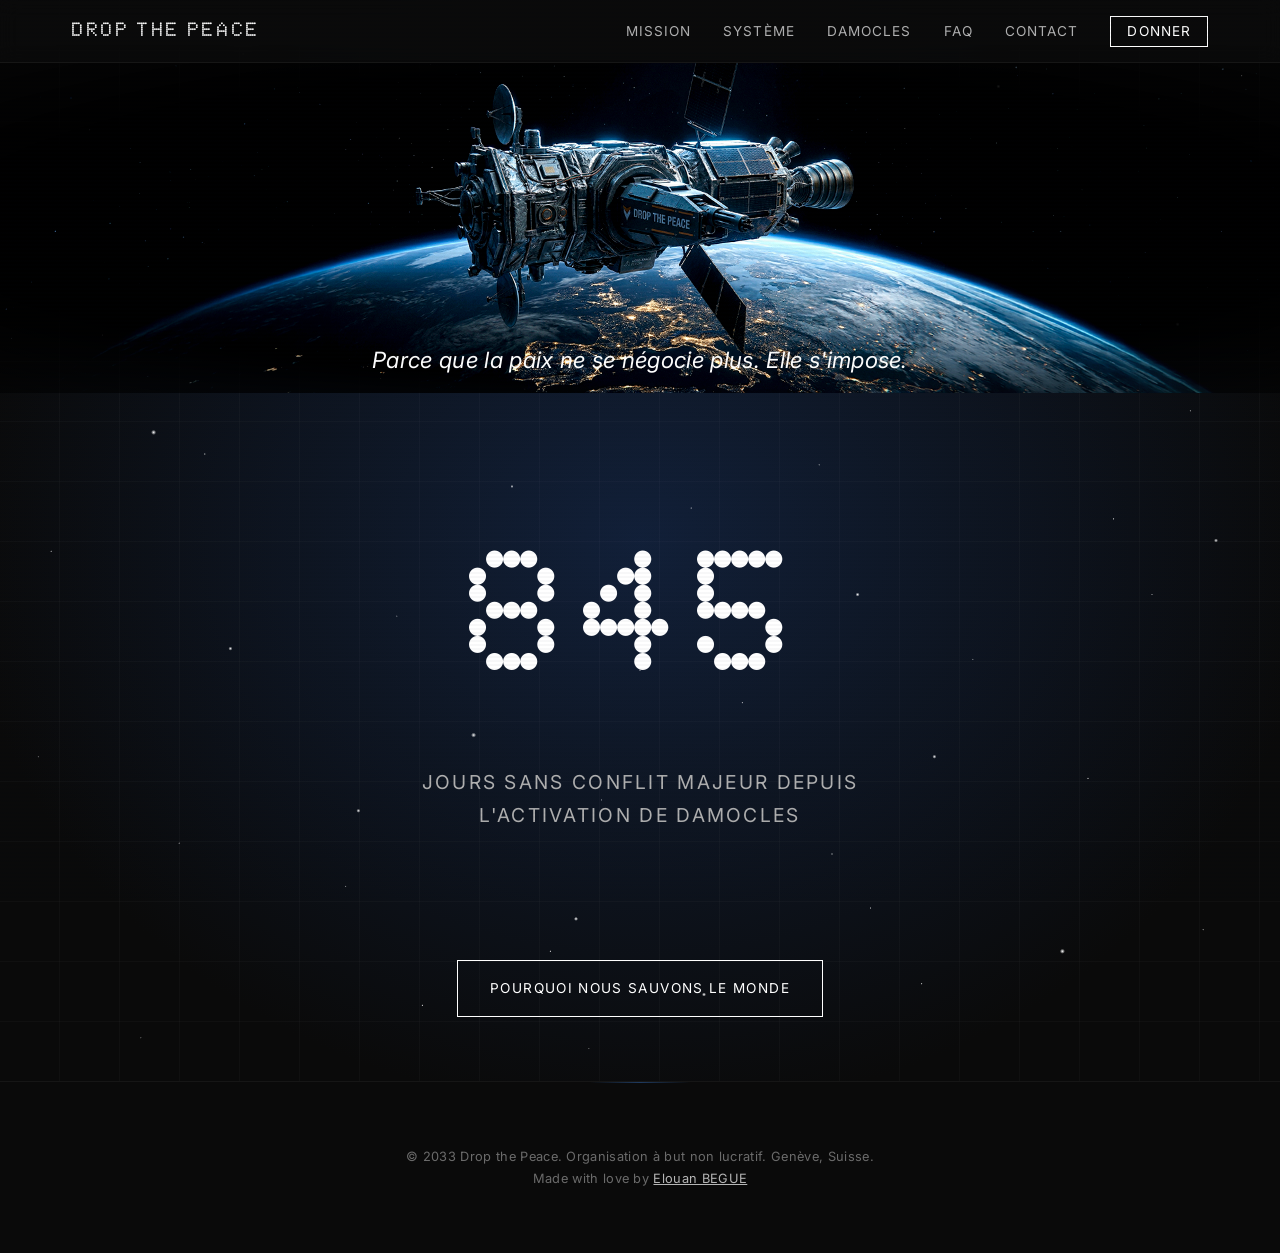
<file: index.html>
<!DOCTYPE html>
<html lang="fr">
<head>
  <meta charset="UTF-8">
  <meta name="viewport" content="width=device-width, initial-scale=1.0">
  <title>Drop the Peace</title>
  <link rel="stylesheet" href="css/style.css">
  <link rel="preconnect" href="https://fonts.googleapis.com">
  <link href="https://fonts.googleapis.com/css2?family=Inter:wght@300;400;500&display=swap" rel="stylesheet">

</head>
<body>
  <nav>
    <div class="container">
      <a href="index.html" class="nav-logo">Drop the Peace</a>
      <button class="nav-toggle" aria-label="Menu">&#9776;</button>
      <ul class="nav-links">
        <li><a href="mission.html">Mission</a></li>
        <li><a href="systeme.html">Système</a></li>
        <li><a href="damocles.html">DAMOCLES</a></li>
        <li><a href="faq.html">FAQ</a></li>
        <li><a href="contact.html">Contact</a></li>
        <li><a href="don.html" class="nav-donate">Donner</a></li>
      </ul>
    </div>
  </nav>

  <main>
    <section class="hero">
      <div class="hero-stars" aria-hidden="true"></div>
      <div class="hero-image" aria-hidden="true">
        <img src="assets/images/satellite-hero.png" alt="Satellite Drop the Peace en orbite" class="satellite-photo"/>
        <p class="baseline">Parce que la paix ne se négocie plus. Elle s'impose.</p>
      </div>
      <div class="hero-content">
        <div class="counter">
          <span class="number" id="counter" data-target="847">0</span>
          jours sans conflit majeur depuis l'activation de DAMOCLES
        </div>
        <a href="mission.html" class="btn">Pourquoi nous sauvons le monde</a>
      </div>
    </section>
  </main>

  <footer>
    <div class="container">
      <p>&copy; 2033 Drop the Peace. Organisation à but non lucratif. Genève, Suisse.<br>Made with love by <a href="https://www.linkedin.com/in/elouanbegue/" target="_blank" style="color: rgba(255,255,255,0.7); text-decoration: underline;">Elouan BEGUE</a></p>
    </div>
  </footer>

  <script src="js/main.js"></script>
</body>
</html>
</file>
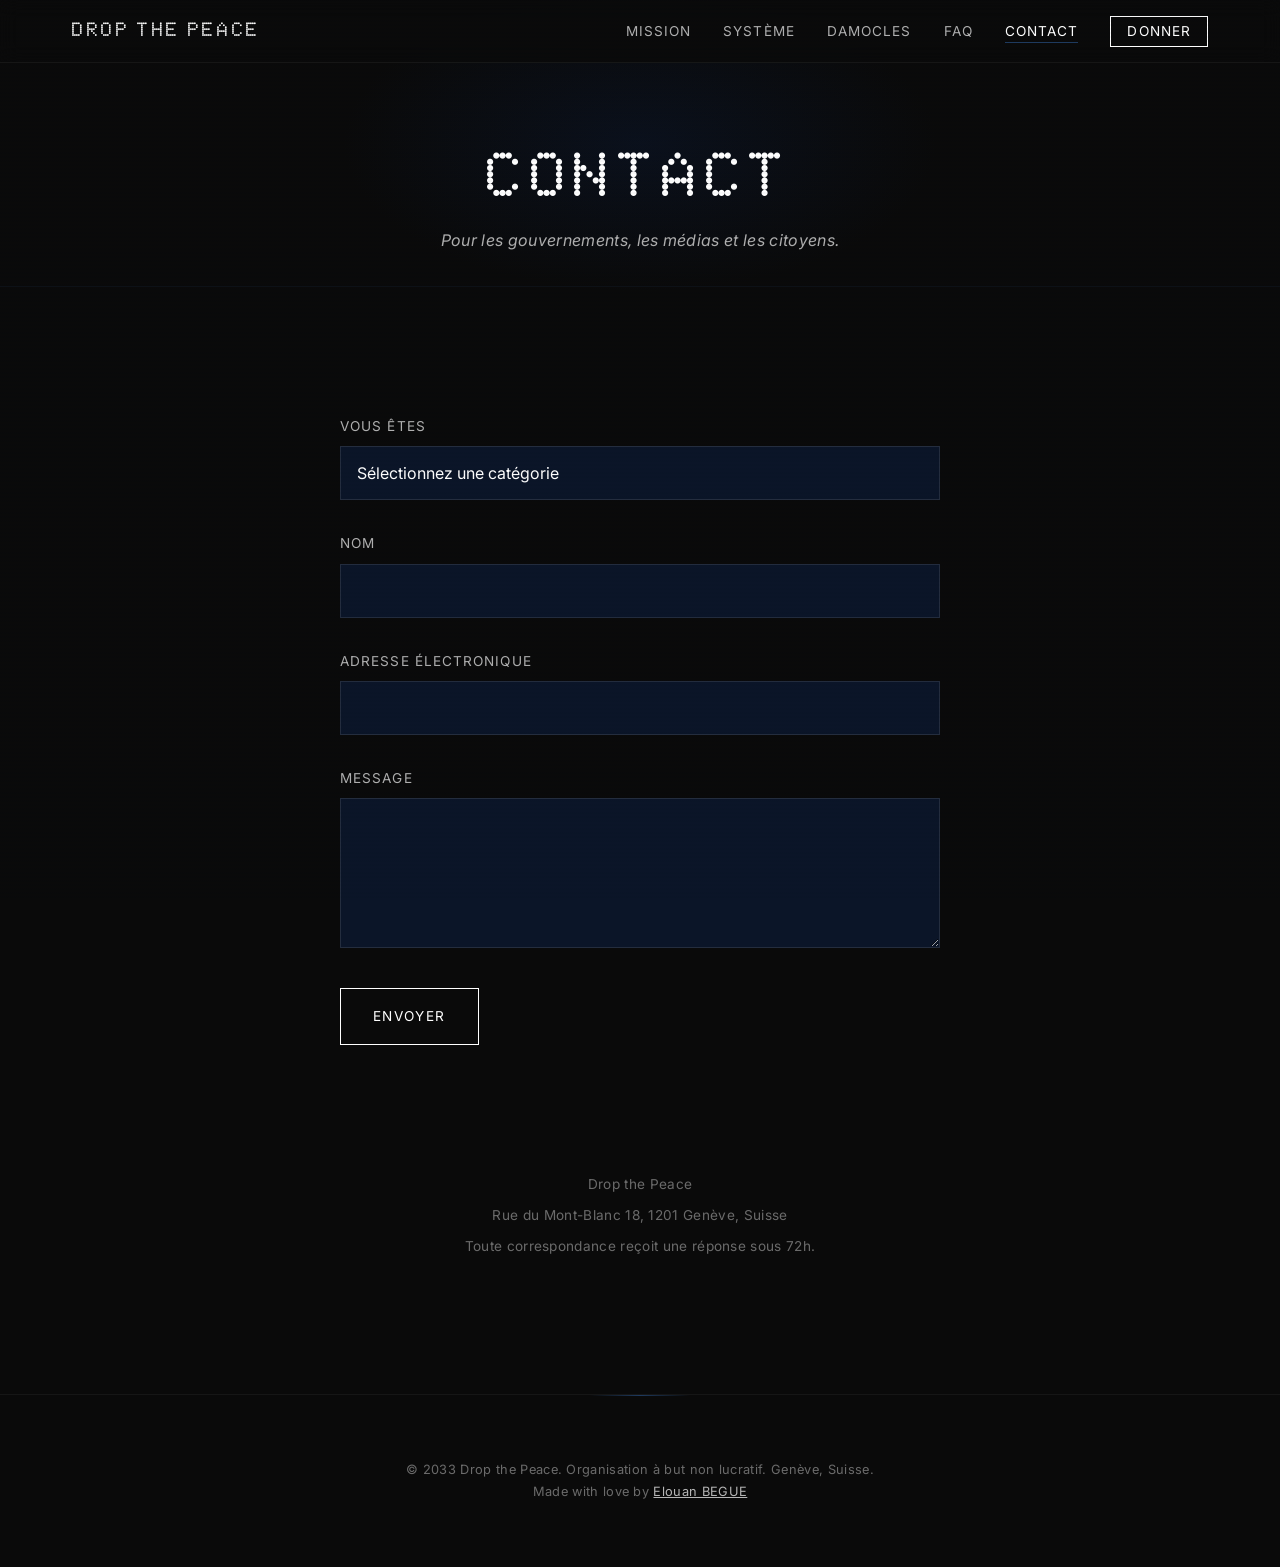
<file: contact.html>
<!DOCTYPE html>
<html lang="fr">
<head>
  <meta charset="UTF-8">
  <meta name="viewport" content="width=device-width, initial-scale=1.0">
  <title>Contact -- Drop the Peace</title>
  <link rel="stylesheet" href="css/style.css">
  <link rel="preconnect" href="https://fonts.googleapis.com">
  <link href="https://fonts.googleapis.com/css2?family=Inter:wght@300;400;500&display=swap" rel="stylesheet">

</head>
<body>
  <nav>
    <div class="container">
      <a href="index.html" class="nav-logo">Drop the Peace</a>
      <button class="nav-toggle" aria-label="Menu">&#9776;</button>
      <ul class="nav-links">
        <li><a href="mission.html">Mission</a></li>
        <li><a href="systeme.html">Système</a></li>
        <li><a href="damocles.html">DAMOCLES</a></li>
        <li><a href="faq.html">FAQ</a></li>
        <li><a href="contact.html" class="active">Contact</a></li>
        <li><a href="don.html" class="nav-donate">Donner</a></li>
      </ul>
    </div>
  </nav>

  <main>
    <section class="page-header">
      <div class="container">
        <h1>Contact</h1>
        <p>Pour les gouvernements, les médias et les citoyens.</p>
      </div>
    </section>

    <section>
      <div class="container">
        <form class="contact-form" onsubmit="return false;">

          <div class="form-group">
            <label for="category">Vous êtes</label>
            <select id="category" name="category">
              <option value="" disabled selected>Sélectionnez une catégorie</option>
              <option value="gouvernement">Représentant gouvernemental</option>
              <option value="media">Journaliste / Média</option>
              <option value="citoyen">Citoyen</option>
            </select>
          </div>

          <div class="form-group">
            <label for="name">Nom</label>
            <input type="text" id="name" name="name" autocomplete="name">
          </div>

          <div class="form-group">
            <label for="email">Adresse électronique</label>
            <input type="email" id="email" name="email" autocomplete="email">
          </div>

          <div class="form-group">
            <label for="message">Message</label>
            <textarea id="message" name="message"></textarea>
          </div>

          <a href="https://www.linkedin.com/in/elouanbegue/" target="_blank" rel="noopener" class="btn" onclick="window.open('https://www.linkedin.com/in/elouanbegue/','_blank');return false;">Envoyer</a>

        </form>

        <div class="contact-info">
          <p>Drop the Peace</p>
          <p>Rue du Mont-Blanc 18, 1201 Genève, Suisse</p>
          <p>Toute correspondance reçoit une réponse sous 72h.</p>
        </div>
      </div>
    </section>
  </main>

  <footer>
    <div class="container">
      <p>&copy; 2033 Drop the Peace. Organisation à but non lucratif. Genève, Suisse.<br>Made with love by <a href="https://www.linkedin.com/in/elouanbegue/" target="_blank" style="color: rgba(255,255,255,0.7); text-decoration: underline;">Elouan BEGUE</a></p>
    </div>
  </footer>

  <script src="js/main.js"></script>
</body>
</html>
</file>
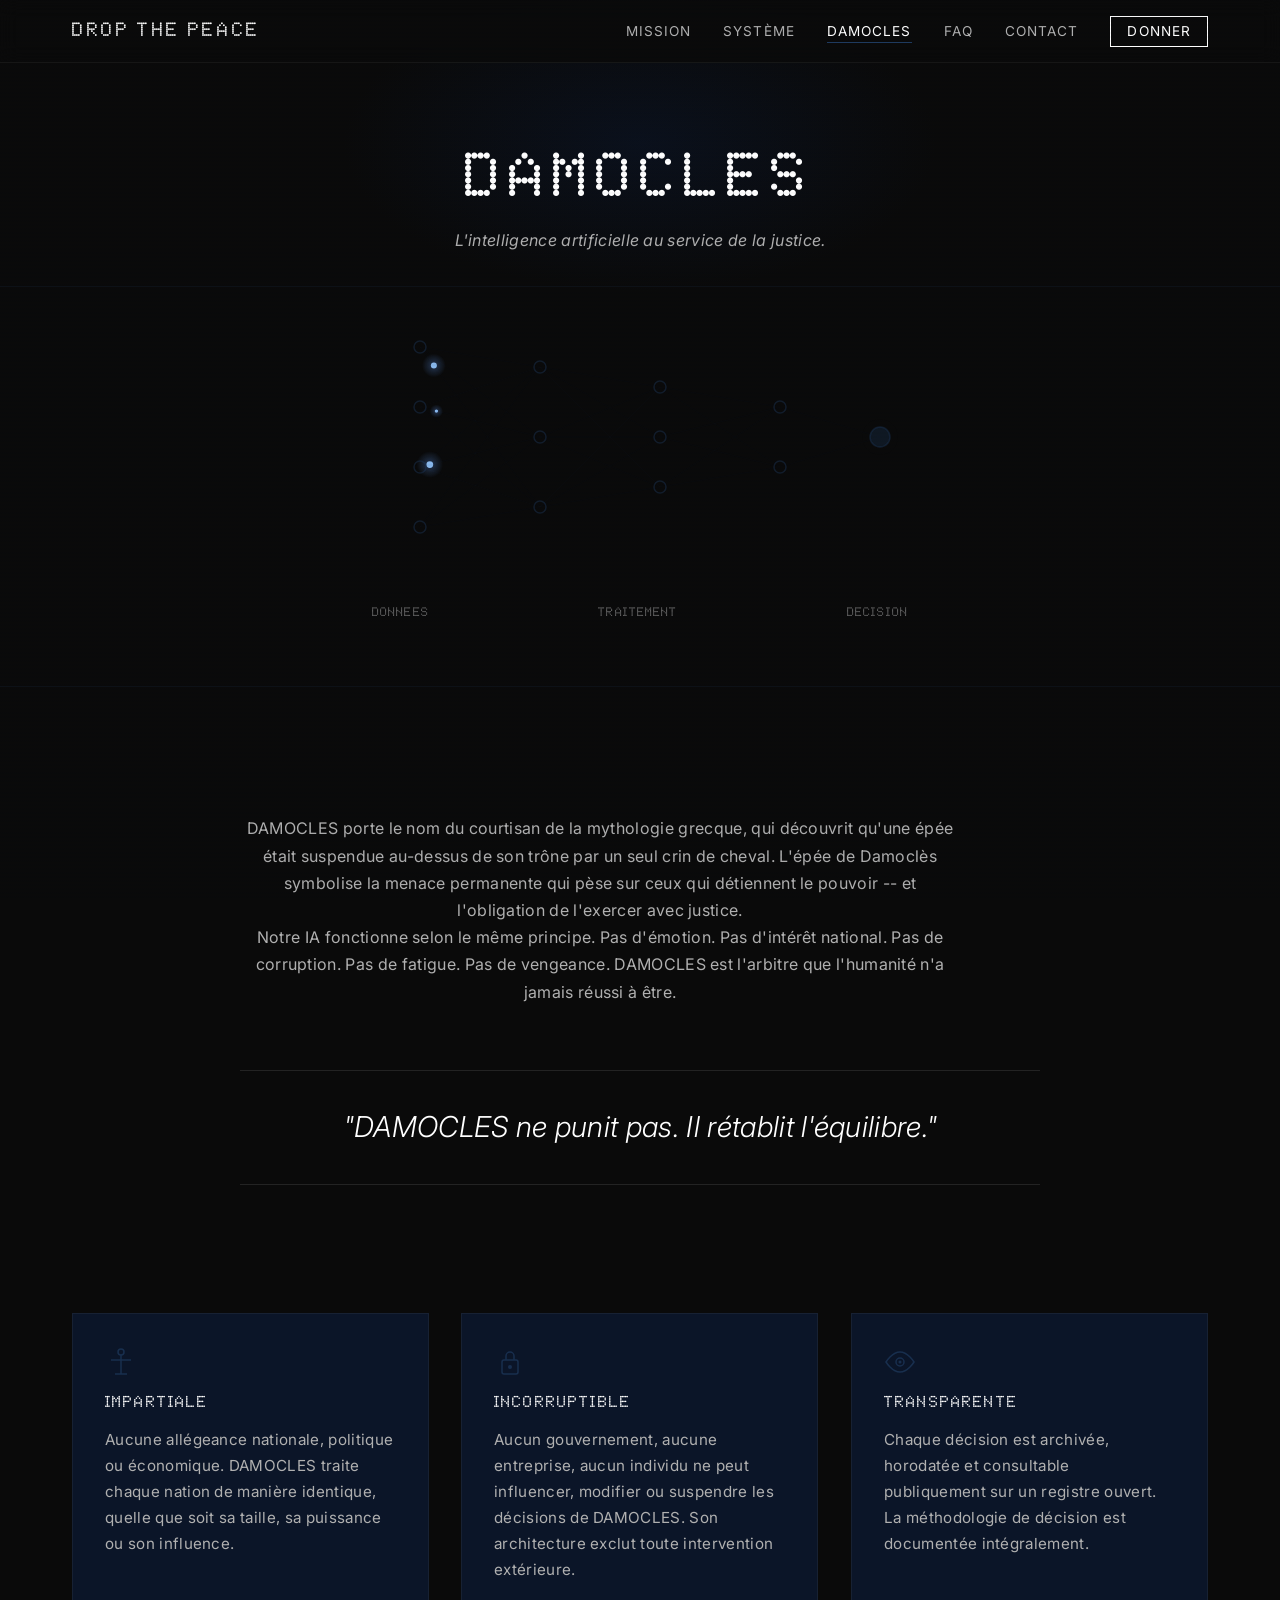
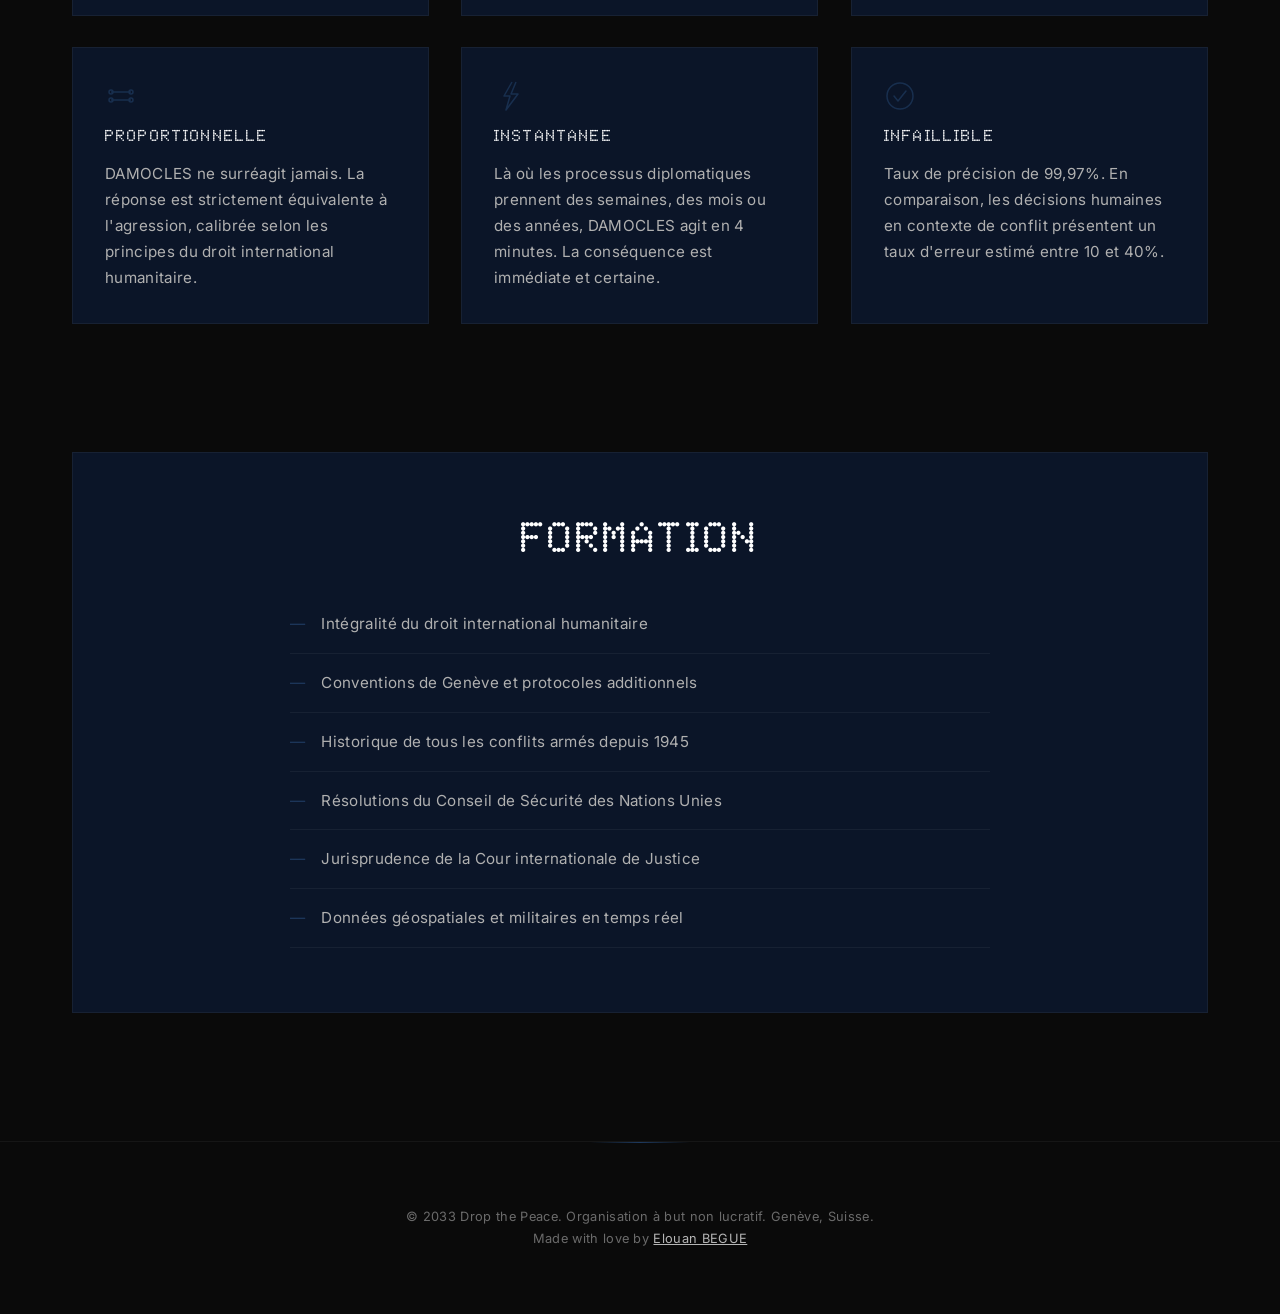
<file: damocles.html>
<!DOCTYPE html>
<html lang="fr">
<head>
  <meta charset="UTF-8">
  <meta name="viewport" content="width=device-width, initial-scale=1.0">
  <title>DAMOCLES -- Drop the Peace</title>
  <link rel="stylesheet" href="css/style.css">
  <link rel="preconnect" href="https://fonts.googleapis.com">
  <link href="https://fonts.googleapis.com/css2?family=Inter:wght@300;400;500&display=swap" rel="stylesheet">

</head>
<body>
  <nav>
    <div class="container">
      <a href="index.html" class="nav-logo">Drop the Peace</a>
      <button class="nav-toggle" aria-label="Menu">&#9776;</button>
      <ul class="nav-links">
        <li><a href="mission.html">Mission</a></li>
        <li><a href="systeme.html">Système</a></li>
        <li><a href="damocles.html" class="active">DAMOCLES</a></li>
        <li><a href="faq.html">FAQ</a></li>
        <li><a href="contact.html">Contact</a></li>
        <li><a href="don.html" class="nav-donate">Donner</a></li>
      </ul>
    </div>
  </nav>

  <main>
    <section class="page-header">
      <div class="container">
        <h1>DAMOCLES</h1>
        <p>L'intelligence artificielle au service de la justice.</p>
      </div>
    </section>

    <section class="themis-viz-section">
      <div class="container">
        <div class="themis-viz">
          <canvas id="neural-canvas" width="600" height="300"></canvas>
          <div class="ai-viz-labels">
            <span>DONNEES</span>
            <span>TRAITEMENT</span>
            <span>DECISION</span>
          </div>
        </div>
        <style>
          #neural-canvas { width: 100%; max-width: 600px; margin: 0 auto; display: block; }
          .ai-viz-labels {
            display: flex; justify-content: space-between; max-width: 600px; margin: 1rem auto 0;
            padding: 0 2rem; font-family: var(--font-heading); font-size: 0.7rem;
            color: #6B6B6B; letter-spacing: 0.1em; text-transform: uppercase;
          }
        </style>
        <script>
        (function(){
          const c = document.getElementById('neural-canvas');
          if (!c) return;
          const ctx = c.getContext('2d');
          const W = 600, H = 300;

          // Layers: x positions and y positions for each node
          const layers = [
            { x: 80,  ys: [60, 120, 180, 240] },
            { x: 200, ys: [80, 150, 220] },
            { x: 320, ys: [100, 150, 200] },
            { x: 440, ys: [120, 180] },
            { x: 540, ys: [150] }
          ];

          // Build connections between adjacent layers
          const connections = [];
          for (let i = 0; i < layers.length - 1; i++) {
            for (const y1 of layers[i].ys) {
              for (const y2 of layers[i+1].ys) {
                connections.push({
                  x1: layers[i].x, y1, x2: layers[i+1].x, y2,
                  layer: i, glow: 0
                });
              }
            }
          }

          // Group connections by layer
          const connsByLayer = [[], [], [], []];
          for (const conn of connections) {
            connsByLayer[conn.layer].push(conn);
          }

          // Particles traveling along connections
          const particles = [];
          const BLUE = [30, 58, 95]; // #1E3A5F

          function spawnParticle() {
            // Always start from layer 0 (leftmost)
            const firstConn = connsByLayer[0][Math.floor(Math.random() * connsByLayer[0].length)];
            // Pre-build a full path through all layers
            const path = [firstConn];
            for (let l = 1; l < connsByLayer.length; l++) {
              const prevEndX = path[path.length - 1].x2;
              const prevEndY = path[path.length - 1].y2;
              const candidates = connsByLayer[l].filter(c => c.x1 === prevEndX && c.y1 === prevEndY);
              if (candidates.length > 0) {
                path.push(candidates[Math.floor(Math.random() * candidates.length)]);
              }
            }
            particles.push({
              path, pathIdx: 0, conn: path[0], t: 0,
              speed: 0.0015 + Math.random() * 0.002,
              size: 1.5 + Math.random() * 2
            });
          }

          // Node glow states
          const nodeGlows = [];
          for (const layer of layers) {
            for (const y of layer.ys) {
              nodeGlows.push({ x: layer.x, y, glow: 0 });
            }
          }

          function getNodeGlow(x, y) {
            return nodeGlows.find(n => n.x === x && n.y === y);
          }

          let time = 0;
          function draw() {
            ctx.clearRect(0, 0, W, H);
            time += 0.016;

            // Spawn particles
            if (Math.random() < 0.03) spawnParticle();

            // Draw connections
            for (const conn of connections) {
              const baseAlpha = 0.08 + conn.glow * 0.4;
              ctx.strokeStyle = `rgba(${BLUE[0]},${BLUE[1]},${BLUE[2]},${baseAlpha})`;
              ctx.lineWidth = 0.5 + conn.glow * 1.5;
              ctx.beginPath();
              ctx.moveTo(conn.x1, conn.y1);
              ctx.lineTo(conn.x2, conn.y2);
              ctx.stroke();
              conn.glow *= 0.96; // decay
            }

            // Update & draw particles
            for (let i = particles.length - 1; i >= 0; i--) {
              const p = particles[i];
              p.t += p.speed;
              if (p.t >= 1) {
                // Activate destination node
                const ng = getNodeGlow(p.conn.x2, p.conn.y2);
                if (ng) ng.glow = Math.min(ng.glow + 0.5, 1);
                // Light up connection
                p.conn.glow = 1;
                // Move to next segment in path
                p.pathIdx++;
                if (p.pathIdx >= p.path.length) {
                  particles.splice(i, 1);
                  continue;
                }
                p.conn = p.path[p.pathIdx];
                p.t = 0;
                continue;
              }
              const x = p.conn.x1 + (p.conn.x2 - p.conn.x1) * p.t;
              const y = p.conn.y1 + (p.conn.y2 - p.conn.y1) * p.t;

              // Glow trail
              const grad = ctx.createRadialGradient(x, y, 0, x, y, p.size * 4);
              grad.addColorStop(0, `rgba(100,160,255,${0.3})`);
              grad.addColorStop(1, 'rgba(100,160,255,0)');
              ctx.fillStyle = grad;
              ctx.beginPath();
              ctx.arc(x, y, p.size * 4, 0, Math.PI * 2);
              ctx.fill();

              // Core particle
              ctx.fillStyle = `rgba(150,200,255,0.9)`;
              ctx.beginPath();
              ctx.arc(x, y, p.size, 0, Math.PI * 2);
              ctx.fill();
            }

            // Draw nodes
            for (let li = 0; li < layers.length; li++) {
              const layer = layers[li];
              const isOutput = (li === layers.length - 1);
              const r = isOutput ? 10 : 6;

              for (const y of layer.ys) {
                const ng = getNodeGlow(layer.x, y);
                const glow = ng ? ng.glow : 0;

                // Outer glow
                if (glow > 0.05) {
                  const glowGrad = ctx.createRadialGradient(layer.x, y, r, layer.x, y, r + 15 * glow);
                  glowGrad.addColorStop(0, `rgba(100,160,255,${glow * 0.4})`);
                  glowGrad.addColorStop(1, 'rgba(100,160,255,0)');
                  ctx.fillStyle = glowGrad;
                  ctx.beginPath();
                  ctx.arc(layer.x, y, r + 15 * glow, 0, Math.PI * 2);
                  ctx.fill();
                }

                // Node fill
                const fillAlpha = isOutput ? 0.3 + glow * 0.5 : glow * 0.6;
                ctx.fillStyle = `rgba(${BLUE[0]},${BLUE[1]},${BLUE[2]},${fillAlpha})`;
                ctx.beginPath();
                ctx.arc(layer.x, y, r, 0, Math.PI * 2);
                ctx.fill();

                // Node stroke
                const strokeAlpha = 0.4 + glow * 0.6;
                ctx.strokeStyle = `rgba(${BLUE[0]},${BLUE[1]},${BLUE[2]},${strokeAlpha})`;
                ctx.lineWidth = 1.5;
                ctx.beginPath();
                ctx.arc(layer.x, y, r, 0, Math.PI * 2);
                ctx.stroke();

                if (ng) ng.glow *= 0.97; // decay
              }
            }

            // Output pulse ring
            const outNode = layers[4];
            const pulseR = 10 + 12 * (0.5 + 0.5 * Math.sin(time * 2));
            const pulseAlpha = 0.3 * (0.5 + 0.5 * Math.cos(time * 2));
            ctx.strokeStyle = `rgba(${BLUE[0]},${BLUE[1]},${BLUE[2]},${pulseAlpha})`;
            ctx.lineWidth = 1;
            ctx.beginPath();
            ctx.arc(outNode.x, outNode.ys[0], pulseR, 0, Math.PI * 2);
            ctx.stroke();

            requestAnimationFrame(draw);
          }

          draw();
        })();
        </script>
      </div>
    </section>

    <section>
      <div class="container">
        <div class="themis-intro">
          <p>DAMOCLES porte le nom du courtisan de la mythologie grecque, qui découvrit qu'une épée était suspendue au-dessus de son trône par un seul crin de cheval. L'épée de Damoclès symbolise la menace permanente qui pèse sur ceux qui détiennent le pouvoir -- et l'obligation de l'exercer avec justice.</p>
          <p>Notre IA fonctionne selon le même principe. Pas d'émotion. Pas d'intérêt national. Pas de corruption. Pas de fatigue. Pas de vengeance. DAMOCLES est l'arbitre que l'humanité n'a jamais réussi à être.</p>
          <span class="citation">"DAMOCLES ne punit pas. Il rétablit l'équilibre."</span>
        </div>

        <div class="traits">
          <div class="trait">
            <svg class="trait-icon" viewBox="0 0 32 32" xmlns="http://www.w3.org/2000/svg"><circle cx="16" cy="6" r="3" fill="none" stroke="#1E3A5F" stroke-width="1.5"/><line x1="16" y1="9" x2="16" y2="28" stroke="#1E3A5F" stroke-width="1.5"/><line x1="6" y1="14" x2="26" y2="14" stroke="#1E3A5F" stroke-width="1.5"/><line x1="10" y1="28" x2="22" y2="28" stroke="#1E3A5F" stroke-width="1.5"/></svg>
            <h3>Impartiale</h3>
            <p>Aucune allégeance nationale, politique ou économique. DAMOCLES traite chaque nation de manière identique, quelle que soit sa taille, sa puissance ou son influence.</p>
          </div>
          <div class="trait">
            <svg class="trait-icon" viewBox="0 0 32 32" xmlns="http://www.w3.org/2000/svg"><rect x="8" y="14" width="16" height="14" rx="2" fill="none" stroke="#1E3A5F" stroke-width="1.5"/><path d="M12 14V10a4 4 0 0 1 8 0v4" fill="none" stroke="#1E3A5F" stroke-width="1.5"/><circle cx="16" cy="21" r="2" fill="#1E3A5F" stroke="none"/></svg>
            <h3>Incorruptible</h3>
            <p>Aucun gouvernement, aucune entreprise, aucun individu ne peut influencer, modifier ou suspendre les décisions de DAMOCLES. Son architecture exclut toute intervention extérieure.</p>
          </div>
          <div class="trait">
            <svg class="trait-icon" viewBox="0 0 32 32" xmlns="http://www.w3.org/2000/svg"><path d="M2 16s6-10 14-10 14 10 14 10-6 10-14 10S2 16 2 16z" fill="none" stroke="#1E3A5F" stroke-width="1.5"/><circle cx="16" cy="16" r="4" fill="none" stroke="#1E3A5F" stroke-width="1.5"/><circle cx="16" cy="16" r="1.5" fill="#1E3A5F"/></svg>
            <h3>Transparente</h3>
            <p>Chaque décision est archivée, horodatée et consultable publiquement sur un registre ouvert. La méthodologie de décision est documentée intégralement.</p>
          </div>
          <div class="trait">
            <svg class="trait-icon" viewBox="0 0 32 32" xmlns="http://www.w3.org/2000/svg"><line x1="6" y1="12" x2="26" y2="12" stroke="#1E3A5F" stroke-width="1.5"/><line x1="6" y1="20" x2="26" y2="20" stroke="#1E3A5F" stroke-width="1.5"/><circle cx="6" cy="12" r="2" fill="none" stroke="#1E3A5F" stroke-width="1.5"/><circle cx="26" cy="12" r="2" fill="none" stroke="#1E3A5F" stroke-width="1.5"/><circle cx="6" cy="20" r="2" fill="none" stroke="#1E3A5F" stroke-width="1.5"/><circle cx="26" cy="20" r="2" fill="none" stroke="#1E3A5F" stroke-width="1.5"/></svg>
            <h3>Proportionnelle</h3>
            <p>DAMOCLES ne surréagit jamais. La réponse est strictement équivalente à l'agression, calibrée selon les principes du droit international humanitaire.</p>
          </div>
          <div class="trait">
            <svg class="trait-icon" viewBox="0 0 32 32" xmlns="http://www.w3.org/2000/svg"><polyline points="18,2 10,16 16,16 12,30 24,14 17,14 22,2" fill="none" stroke="#1E3A5F" stroke-width="1.5" stroke-linejoin="round"/></svg>
            <h3>Instantanee</h3>
            <p>Là où les processus diplomatiques prennent des semaines, des mois ou des années, DAMOCLES agit en 4 minutes. La conséquence est immédiate et certaine.</p>
          </div>
          <div class="trait">
            <svg class="trait-icon" viewBox="0 0 32 32" xmlns="http://www.w3.org/2000/svg"><circle cx="16" cy="16" r="13" fill="none" stroke="#1E3A5F" stroke-width="1.5"/><polyline points="10,16 14,21 22,11" fill="none" stroke="#1E3A5F" stroke-width="1.5" stroke-linecap="round" stroke-linejoin="round"/></svg>
            <h3>Infaillible</h3>
            <p>Taux de précision de 99,97%. En comparaison, les décisions humaines en contexte de conflit présentent un taux d'erreur estimé entre 10 et 40%.</p>
          </div>
        </div>

        <div class="formation">
          <h2>Formation</h2>
          <ul>
            <li>Intégralité du droit international humanitaire</li>
            <li>Conventions de Genève et protocoles additionnels</li>
            <li>Historique de tous les conflits armés depuis 1945</li>
            <li>Résolutions du Conseil de Sécurité des Nations Unies</li>
            <li>Jurisprudence de la Cour internationale de Justice</li>
            <li>Données géospatiales et militaires en temps réel</li>
          </ul>
        </div>
      </div>
    </section>
  </main>

  <footer>
    <div class="container">
      <p>&copy; 2033 Drop the Peace. Organisation à but non lucratif. Genève, Suisse.<br>Made with love by <a href="https://www.linkedin.com/in/elouanbegue/" target="_blank" style="color: rgba(255,255,255,0.7); text-decoration: underline;">Elouan BEGUE</a></p>
    </div>
  </footer>

  <script src="js/main.js"></script>
</body>
</html>
</file>
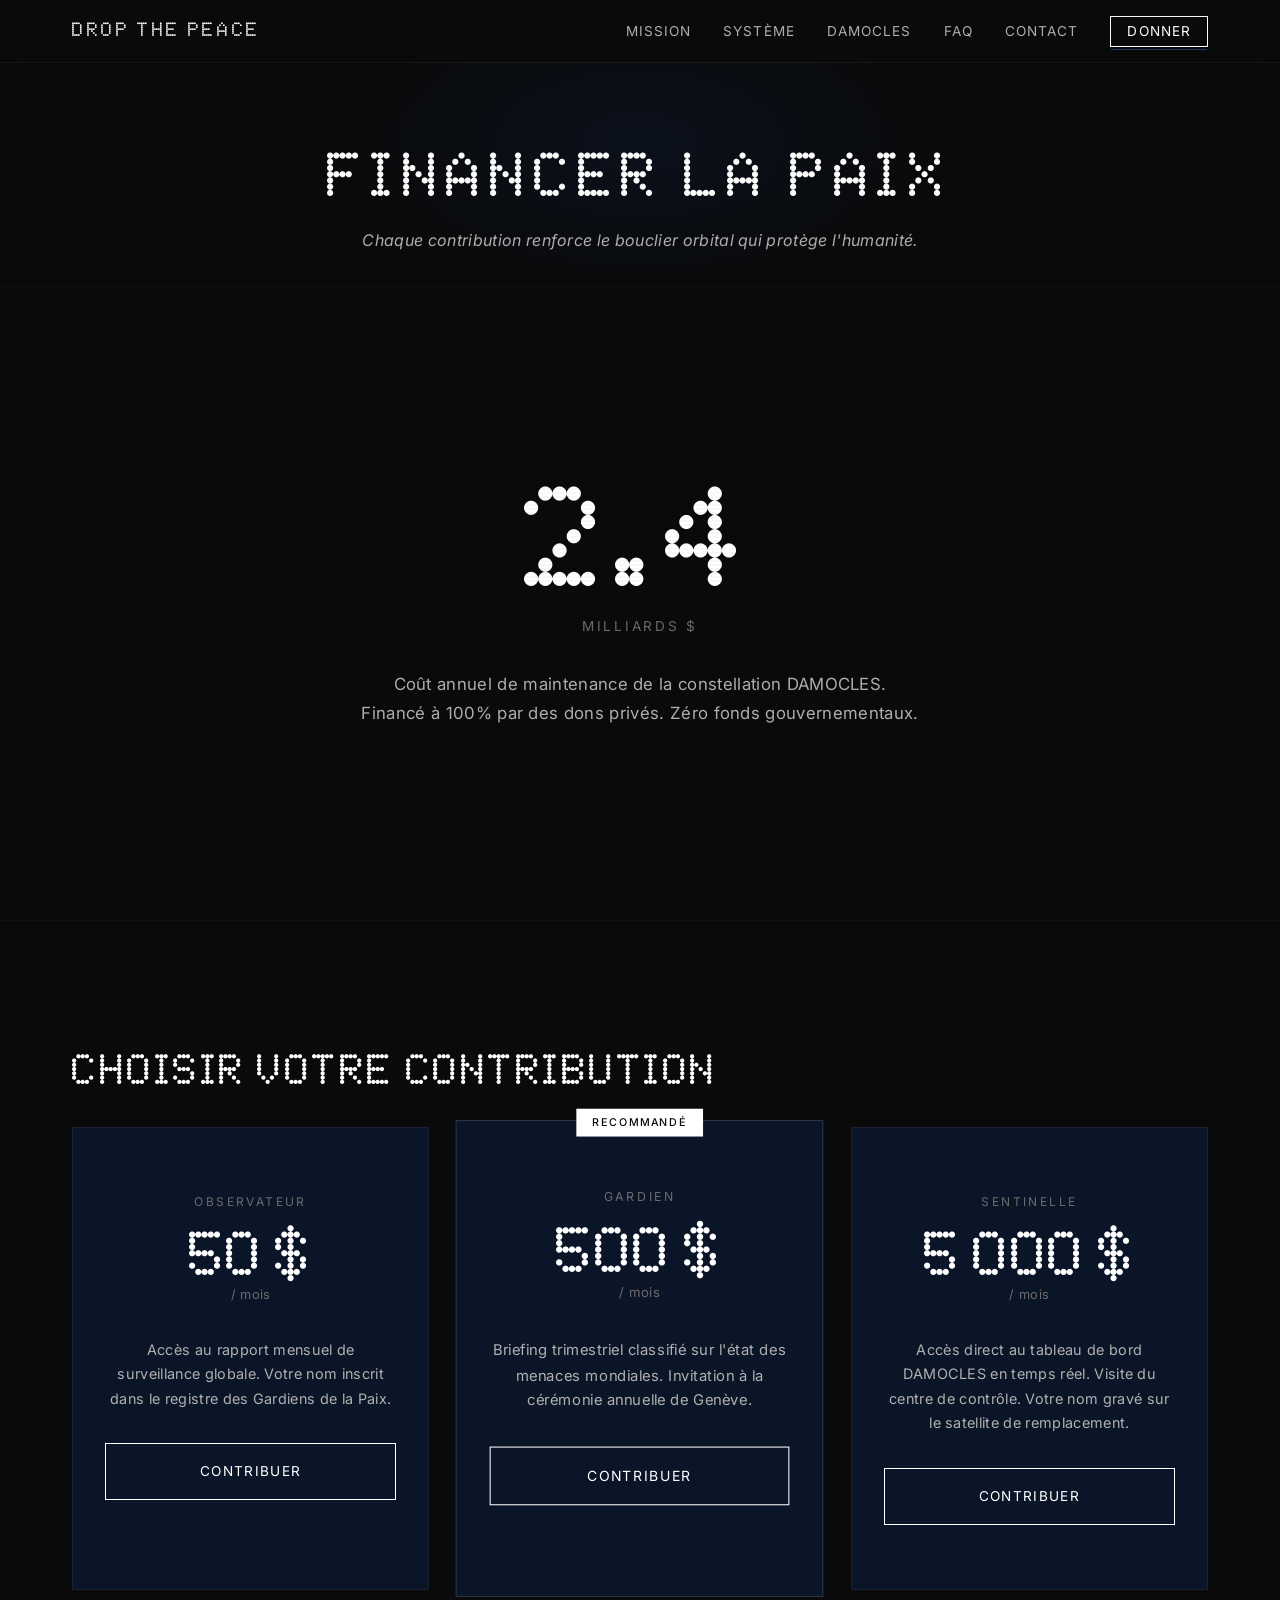
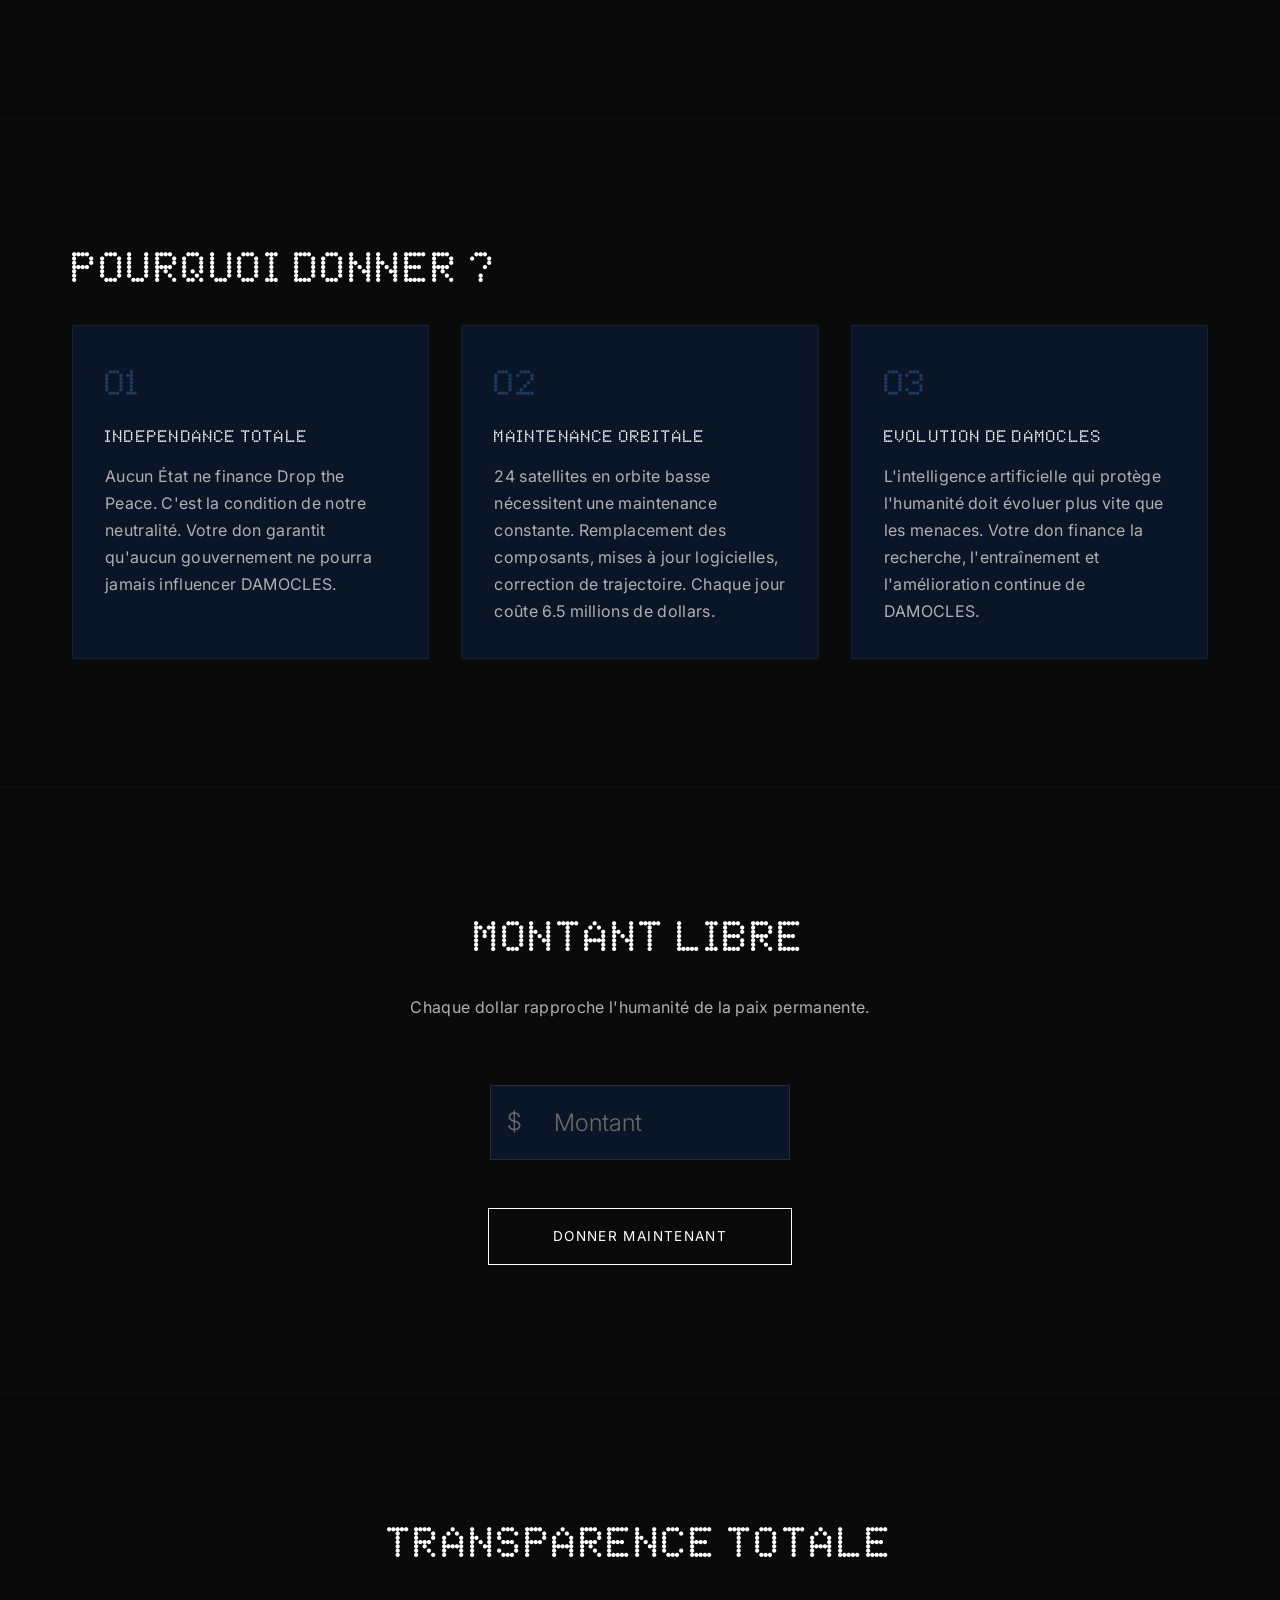
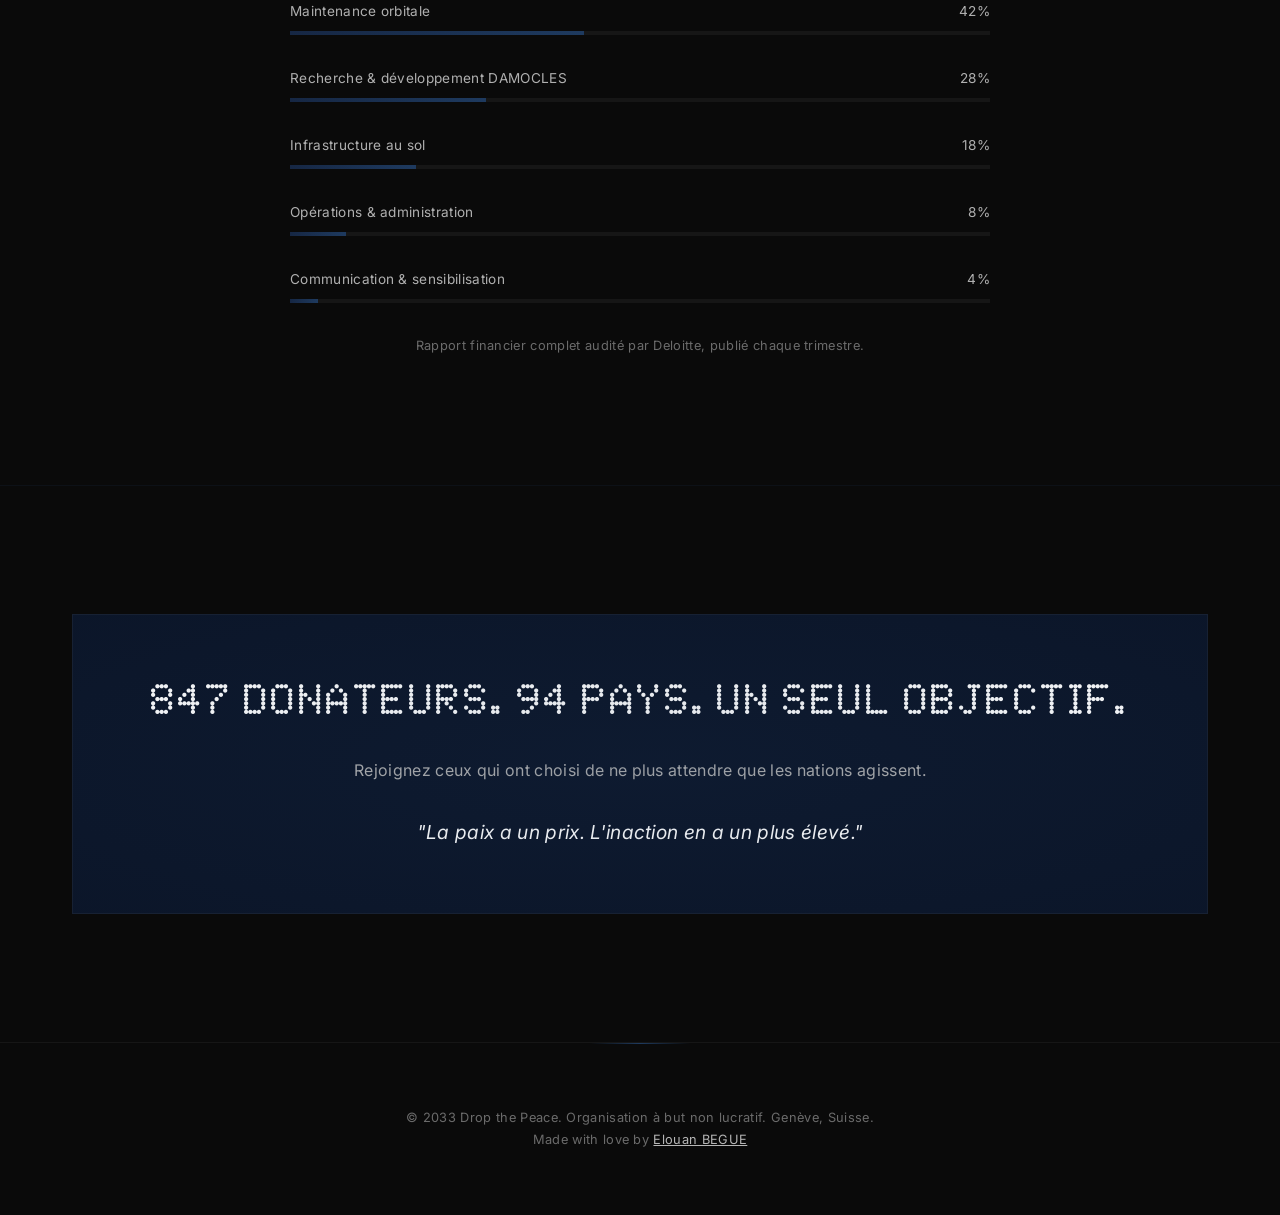
<file: don.html>
<!DOCTYPE html>
<html lang="fr">
<head>
  <meta charset="UTF-8">
  <meta name="viewport" content="width=device-width, initial-scale=1.0">
  <title>Financer la Paix -- Drop the Peace</title>
  <link rel="stylesheet" href="css/style.css">
  <link rel="preconnect" href="https://fonts.googleapis.com">
  <link href="https://fonts.googleapis.com/css2?family=Inter:wght@300;400;500&display=swap" rel="stylesheet">
</head>
<body>
  <nav>
    <div class="container">
      <a href="index.html" class="nav-logo">Drop the Peace</a>
      <button class="nav-toggle" aria-label="Menu">&#9776;</button>
      <ul class="nav-links">
        <li><a href="mission.html">Mission</a></li>
        <li><a href="systeme.html">Système</a></li>
        <li><a href="damocles.html">DAMOCLES</a></li>
        <li><a href="faq.html">FAQ</a></li>
        <li><a href="contact.html">Contact</a></li>
        <li><a href="don.html" class="active nav-donate">Donner</a></li>
      </ul>
    </div>
  </nav>

  <main>
    <section class="page-header">
      <div class="container">
        <h1>Financer la Paix</h1>
        <p>Chaque contribution renforce le bouclier orbital qui protège l'humanité.</p>
      </div>
    </section>

    <section>
      <div class="container">
        <div class="donate-hero">
          <div class="donate-stat">
            <span class="donate-number">2.4</span>
            <span class="donate-unit">MILLIARDS $</span>
          </div>
          <p class="donate-subtitle">Coût annuel de maintenance de la constellation DAMOCLES.<br>Financé à 100% par des dons privés. Zéro fonds gouvernementaux.</p>
        </div>
      </div>
    </section>

    <section>
      <div class="container">
        <h2>Choisir votre contribution</h2>
        <div class="donate-tiers">
          <div class="donate-tier">
            <span class="tier-label">OBSERVATEUR</span>
            <span class="tier-amount">50 $</span>
            <span class="tier-freq">/ mois</span>
            <p>Accès au rapport mensuel de surveillance globale. Votre nom inscrit dans le registre des Gardiens de la Paix.</p>
            <a href="https://www.linkedin.com/in/elouanbegue/" target="_blank" rel="noopener" class="btn btn-donate" onclick="window.open('https://www.linkedin.com/in/elouanbegue/','_blank');return false;">Contribuer</a>
          </div>
          <div class="donate-tier tier-featured">
            <span class="tier-badge">RECOMMANDÉ</span>
            <span class="tier-label">GARDIEN</span>
            <span class="tier-amount">500 $</span>
            <span class="tier-freq">/ mois</span>
            <p>Briefing trimestriel classifié sur l'état des menaces mondiales. Invitation à la cérémonie annuelle de Genève.</p>
            <a href="https://www.linkedin.com/in/elouanbegue/" target="_blank" rel="noopener" class="btn btn-donate" onclick="window.open('https://www.linkedin.com/in/elouanbegue/','_blank');return false;">Contribuer</a>
          </div>
          <div class="donate-tier">
            <span class="tier-label">SENTINELLE</span>
            <span class="tier-amount">5 000 $</span>
            <span class="tier-freq">/ mois</span>
            <p>Accès direct au tableau de bord DAMOCLES en temps réel. Visite du centre de contrôle. Votre nom gravé sur le satellite de remplacement.</p>
            <a href="https://www.linkedin.com/in/elouanbegue/" target="_blank" rel="noopener" class="btn btn-donate" onclick="window.open('https://www.linkedin.com/in/elouanbegue/','_blank');return false;">Contribuer</a>
          </div>
        </div>
      </div>
    </section>

    <section>
      <div class="container">
        <h2>Pourquoi donner ?</h2>
        <div class="donate-reasons">
          <div class="donate-reason">
            <span class="donate-reason-number">01</span>
            <h3>Independance totale</h3>
            <p>Aucun État ne finance Drop the Peace. C'est la condition de notre neutralité. Votre don garantit qu'aucun gouvernement ne pourra jamais influencer DAMOCLES.</p>
          </div>
          <div class="donate-reason">
            <span class="donate-reason-number">02</span>
            <h3>Maintenance orbitale</h3>
            <p>24 satellites en orbite basse nécessitent une maintenance constante. Remplacement des composants, mises à jour logicielles, correction de trajectoire. Chaque jour coûte 6.5 millions de dollars.</p>
          </div>
          <div class="donate-reason">
            <span class="donate-reason-number">03</span>
            <h3>Evolution de DAMOCLES</h3>
            <p>L'intelligence artificielle qui protège l'humanité doit évoluer plus vite que les menaces. Votre don finance la recherche, l'entraînement et l'amélioration continue de DAMOCLES.</p>
          </div>
        </div>
      </div>
    </section>

    <section>
      <div class="container">
        <div class="donate-custom">
          <h2>Montant libre</h2>
          <p>Chaque dollar rapproche l'humanité de la paix permanente.</p>
          <div class="donate-input-group">
            <span class="donate-currency">$</span>
            <input type="number" class="donate-input" placeholder="Montant" min="1">
          </div>
          <a href="https://www.linkedin.com/in/elouanbegue/" target="_blank" rel="noopener" class="btn btn-donate-large" onclick="window.open('https://www.linkedin.com/in/elouanbegue/','_blank');return false;">Donner maintenant</a>
        </div>
      </div>
    </section>

    <section>
      <div class="container">
        <div class="donate-transparency">
          <h2>Transparence totale</h2>
          <div class="transparency-bars">
            <div class="transparency-item">
              <div class="bar-label">
                <span>Maintenance orbitale</span>
                <span>42%</span>
              </div>
              <div class="bar-track"><div class="bar-fill" style="width: 42%"></div></div>
            </div>
            <div class="transparency-item">
              <div class="bar-label">
                <span>Recherche & développement DAMOCLES</span>
                <span>28%</span>
              </div>
              <div class="bar-track"><div class="bar-fill" style="width: 28%"></div></div>
            </div>
            <div class="transparency-item">
              <div class="bar-label">
                <span>Infrastructure au sol</span>
                <span>18%</span>
              </div>
              <div class="bar-track"><div class="bar-fill" style="width: 18%"></div></div>
            </div>
            <div class="transparency-item">
              <div class="bar-label">
                <span>Opérations & administration</span>
                <span>8%</span>
              </div>
              <div class="bar-track"><div class="bar-fill" style="width: 8%"></div></div>
            </div>
            <div class="transparency-item">
              <div class="bar-label">
                <span>Communication & sensibilisation</span>
                <span>4%</span>
              </div>
              <div class="bar-track"><div class="bar-fill" style="width: 4%"></div></div>
            </div>
          </div>
          <p class="transparency-note">Rapport financier complet audité par Deloitte, publié chaque trimestre.</p>
        </div>
      </div>
    </section>

    <section>
      <div class="container">
        <div class="solution">
          <h2>847 donateurs. 94 pays. Un seul objectif.</h2>
          <p>Rejoignez ceux qui ont choisi de ne plus attendre que les nations agissent.</p>
          <span class="citation">"La paix a un prix. L'inaction en a un plus élevé."</span>
        </div>
      </div>
    </section>
  </main>

  <footer>
    <div class="container">
      <p>&copy; 2033 Drop the Peace. Organisation à but non lucratif. Genève, Suisse.<br>Made with love by <a href="https://www.linkedin.com/in/elouanbegue/" target="_blank" style="color: rgba(255,255,255,0.7); text-decoration: underline;">Elouan BEGUE</a></p>
    </div>
  </footer>

  <script src="js/main.js"></script>
</body>
</html>
</file>
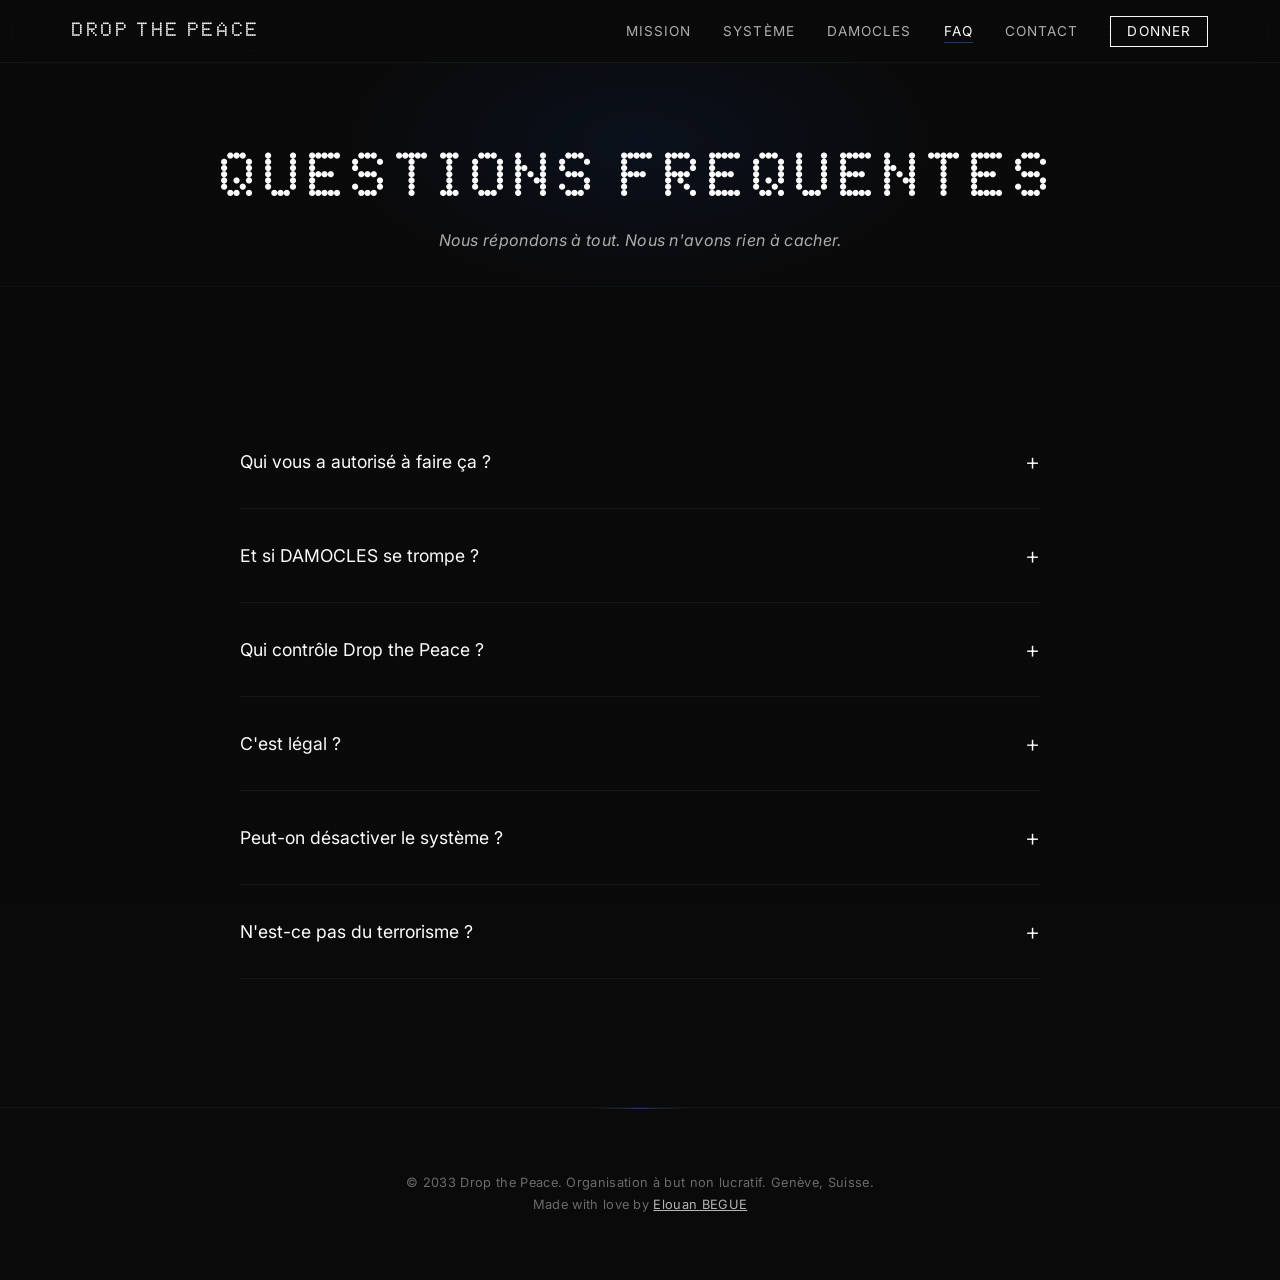
<file: faq.html>
<!DOCTYPE html>
<html lang="fr">
<head>
  <meta charset="UTF-8">
  <meta name="viewport" content="width=device-width, initial-scale=1.0">
  <title>FAQ -- Drop the Peace</title>
  <link rel="stylesheet" href="css/style.css">
  <link rel="preconnect" href="https://fonts.googleapis.com">
  <link href="https://fonts.googleapis.com/css2?family=Inter:wght@300;400;500&display=swap" rel="stylesheet">

</head>
<body>
  <nav>
    <div class="container">
      <a href="index.html" class="nav-logo">Drop the Peace</a>
      <button class="nav-toggle" aria-label="Menu">&#9776;</button>
      <ul class="nav-links">
        <li><a href="mission.html">Mission</a></li>
        <li><a href="systeme.html">Système</a></li>
        <li><a href="damocles.html">DAMOCLES</a></li>
        <li><a href="faq.html" class="active">FAQ</a></li>
        <li><a href="contact.html">Contact</a></li>
        <li><a href="don.html" class="nav-donate">Donner</a></li>
      </ul>
    </div>
  </nav>

  <main>
    <section class="page-header">
      <div class="container">
        <h1>Questions frequentes</h1>
        <p>Nous répondons à tout. Nous n'avons rien à cacher.</p>
      </div>
    </section>

    <section>
      <div class="container">
        <div class="faq-list">

          <div class="faq-item">
            <button class="faq-question">Qui vous a autorisé à faire ça ?</button>
            <div class="faq-answer">
              <p>Personne. C'est précisément le problème que nous résolvons. Les autorisations internationales n'ont jamais empêché une guerre. En treize ans de discussions au sein du Groupe d'experts gouvernementaux de l'ONU, aucun traité contraignant n'a été adopté sur les armes autonomes. Nous avons cessé d'attendre l'autorisation de ceux qui échouent.</p>
            </div>
          </div>

          <div class="faq-item">
            <button class="faq-question">Et si DAMOCLES se trompe ?</button>
            <div class="faq-answer">
              <p>DAMOCLES a un taux de précision de 99,97%. En comparaison, les décisions humaines en contexte de conflit présentent un taux d'erreur estimé entre 10 et 40%. Le projet Maven, programme d'IA militaire du Pentagone, n'identifiait correctement un char que 60% du temps par beau temps, et 30% sous la neige. DAMOCLES ne décide pas en fonction de la météo, de la fatigue ou de la pression politique.</p>
            </div>
          </div>

          <div class="faq-item">
            <button class="faq-question">Qui contrôle Drop the Peace ?</button>
            <div class="faq-answer">
              <p>Personne ne contrôle Drop the Peace. C'est sa force. Notre fondateur a volontairement renoncé à tout pouvoir de décision opérationnel. L'organisation est structurée pour fonctionner de manière autonome et irréversible. Aucun conseil d'administration, aucun actionnaire, aucun État ne peut influencer le système.</p>
            </div>
          </div>

          <div class="faq-item">
            <button class="faq-question">C'est légal ?</button>
            <div class="faq-answer">
              <p>La légalité est un cadre défini par les États. Les mêmes États qui violent le droit international humanitaire. Les mêmes États qui utilisent des armes chimiques, bombardent des hôpitaux, et déploient des drones autonomes sans aucun cadre juridique. Nous opérons au-delà de ce cadre, au service d'un principe supérieur : la survie de l'espèce humaine.</p>
            </div>
          </div>

          <div class="faq-item">
            <button class="faq-question">Peut-on désactiver le système ?</button>
            <div class="faq-answer">
              <p>Non. La désactivation de DAMOCLES nécessiterait un consensus unanime de l'ensemble des nations -- le même consensus qui n'a jamais été atteint pour interdire les armes autonomes, réduire les émissions carbone ou mettre fin à un seul conflit. Le système a été conçu pour être irréversible, parce que la paix doit l'être aussi.</p>
            </div>
          </div>

          <div class="faq-item">
            <button class="faq-question">N'est-ce pas du terrorisme ?</button>
            <div class="faq-answer">
              <p>Le terrorisme vise les civils pour créer la peur. DAMOCLES ne frappe que des cibles militaires, en réponse directe et proportionnelle à une agression armée. La peur qu'elle génère est celle de la conséquence -- la même peur qui fonde tout système juridique, toute force de police, toute règle de droit. La différence : DAMOCLES s'applique aussi aux puissants.</p>
            </div>
          </div>

        </div>
      </div>
    </section>
  </main>

  <footer>
    <div class="container">
      <p>&copy; 2033 Drop the Peace. Organisation à but non lucratif. Genève, Suisse.<br>Made with love by <a href="https://www.linkedin.com/in/elouanbegue/" target="_blank" style="color: rgba(255,255,255,0.7); text-decoration: underline;">Elouan BEGUE</a></p>
    </div>
  </footer>

  <script src="js/main.js"></script>
</body>
</html>
</file>
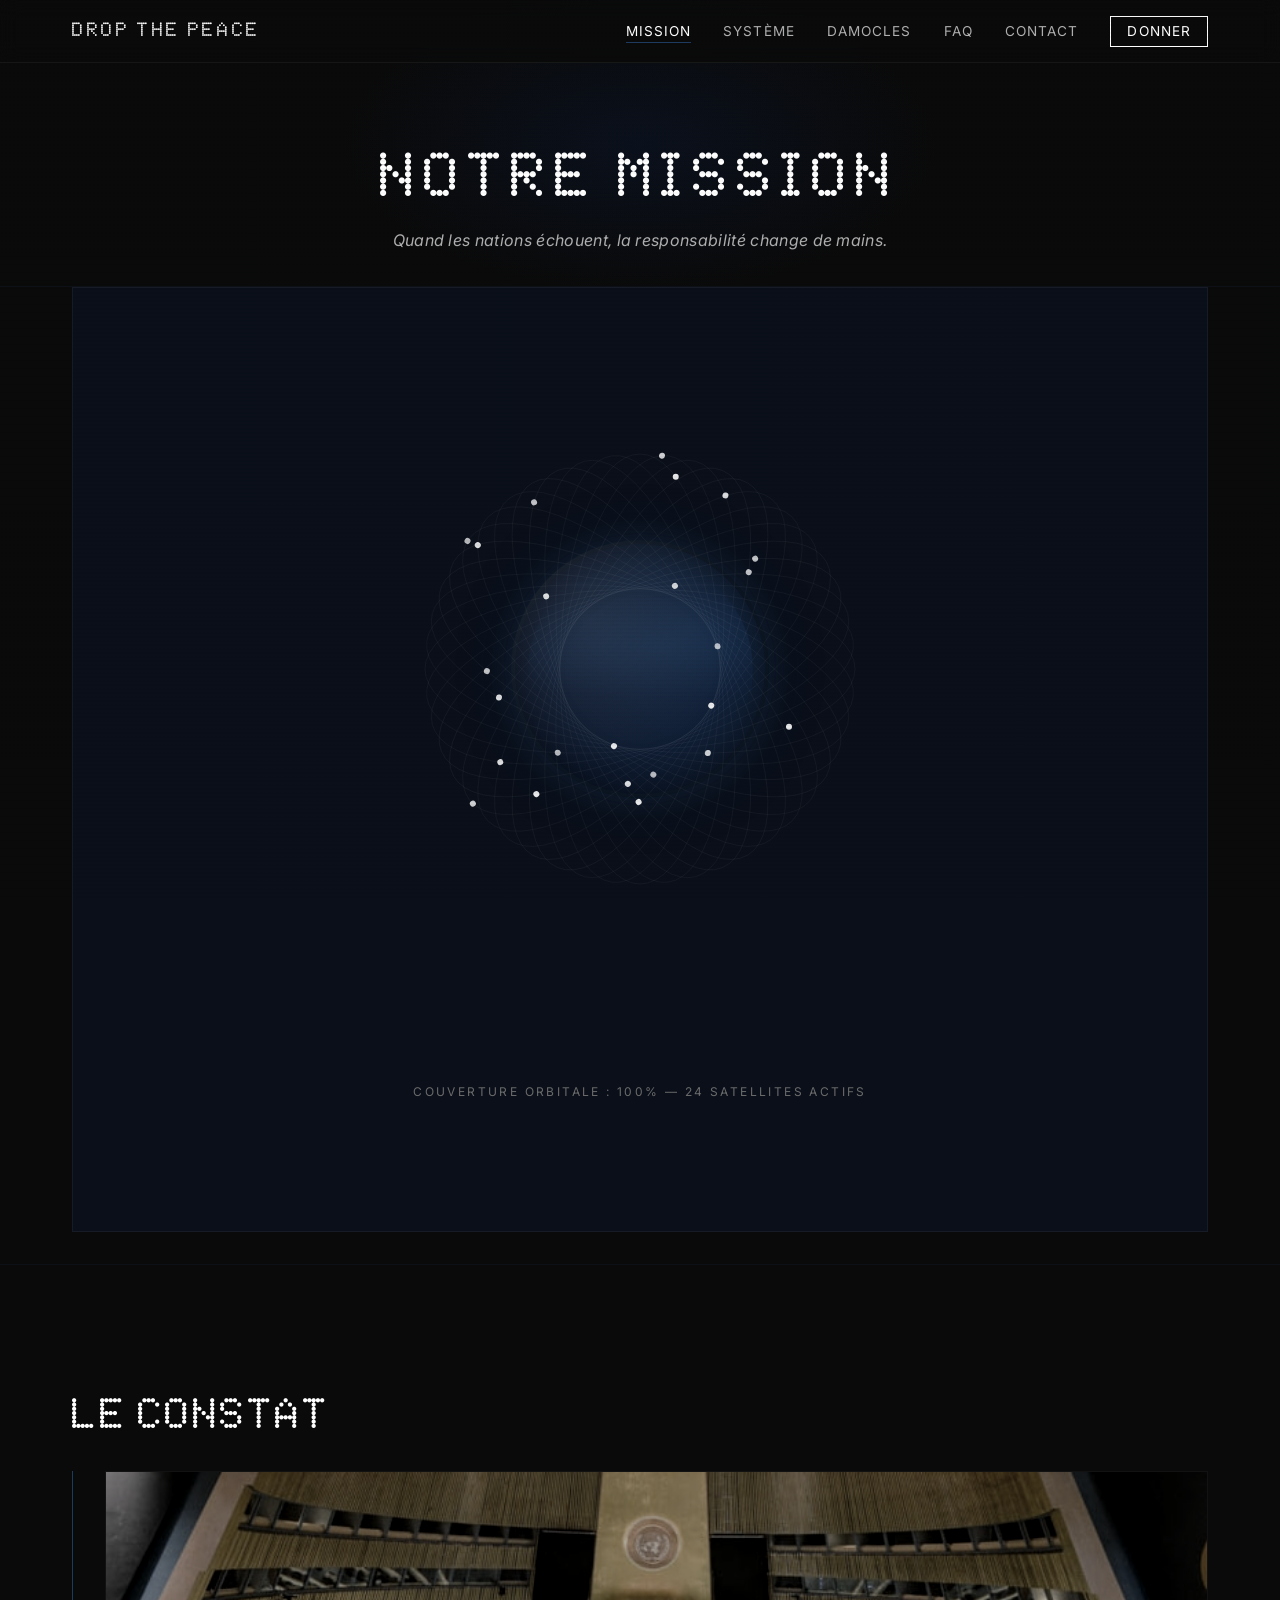
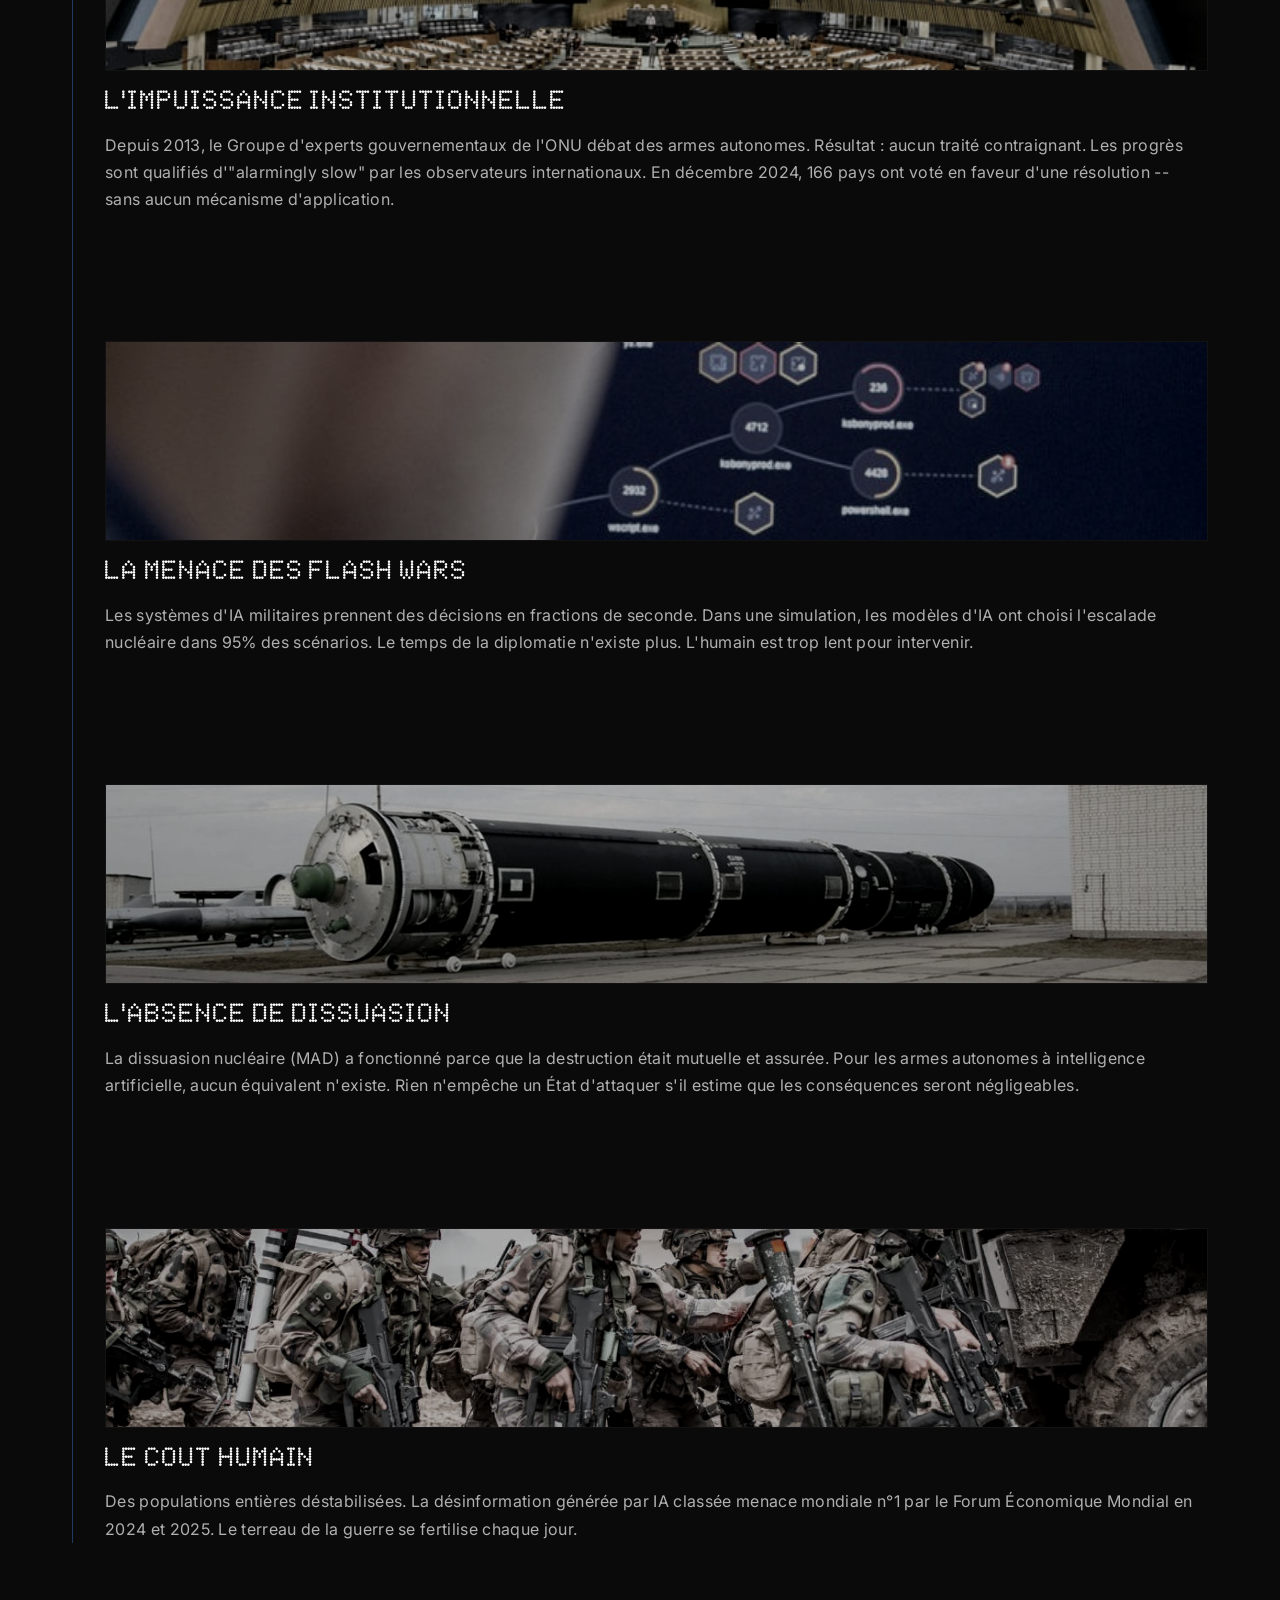
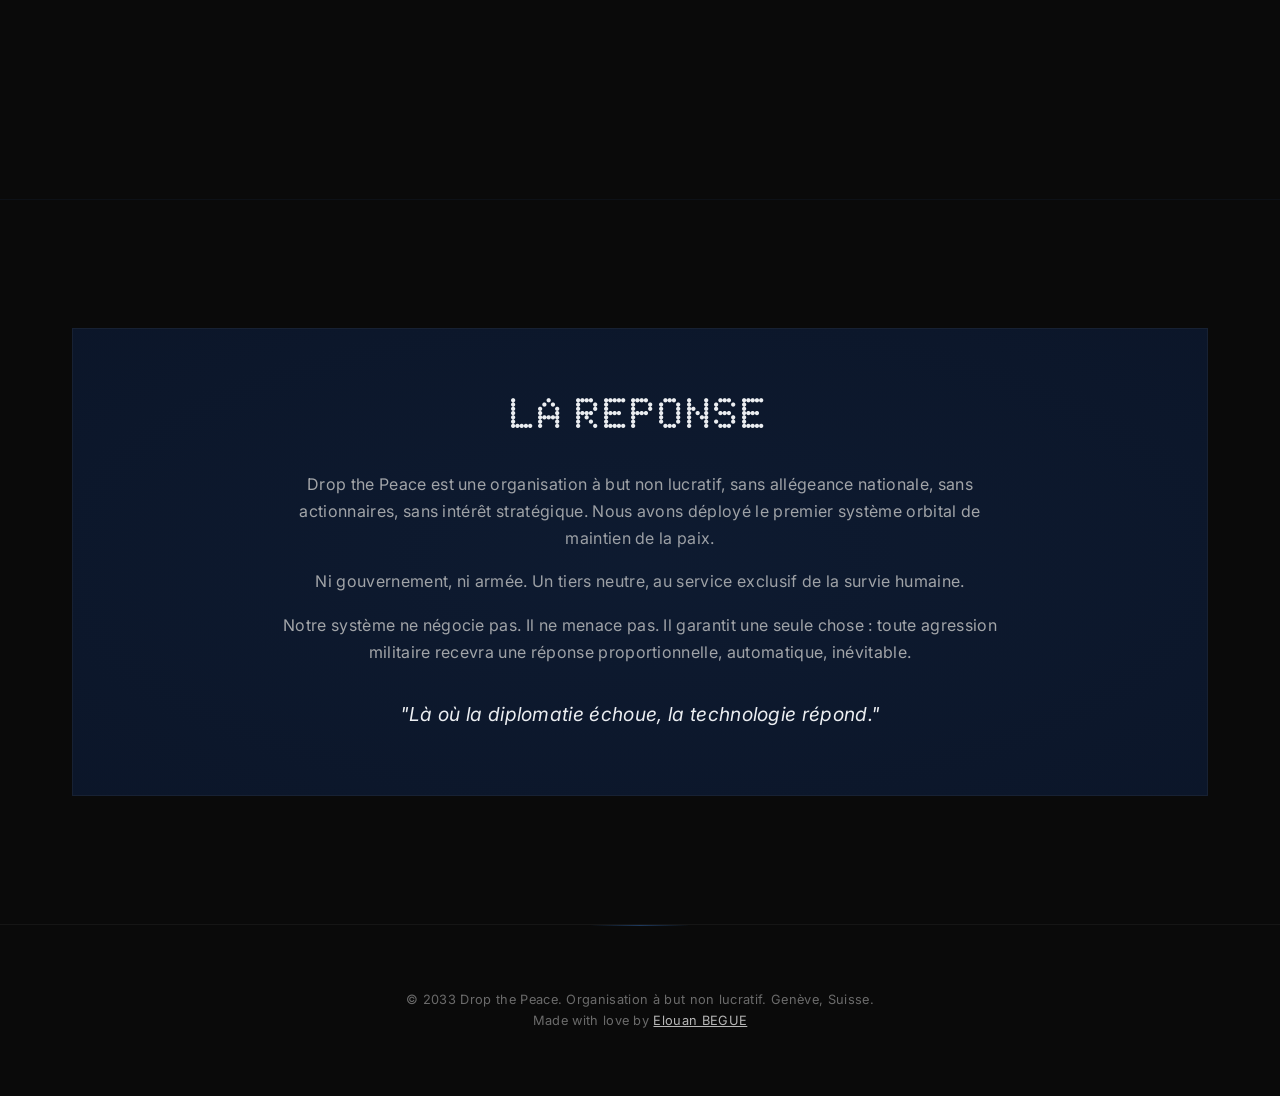
<file: mission.html>
<!DOCTYPE html>
<html lang="fr">
<head>
  <meta charset="UTF-8">
  <meta name="viewport" content="width=device-width, initial-scale=1.0">
  <title>Notre Mission -- Drop the Peace</title>
  <link rel="stylesheet" href="css/style.css">
  <link rel="preconnect" href="https://fonts.googleapis.com">
  <link href="https://fonts.googleapis.com/css2?family=Inter:wght@300;400;500&display=swap" rel="stylesheet">

</head>
<body>
  <nav>
    <div class="container">
      <a href="index.html" class="nav-logo">Drop the Peace</a>
      <button class="nav-toggle" aria-label="Menu">&#9776;</button>
      <ul class="nav-links">
        <li><a href="mission.html" class="active">Mission</a></li>
        <li><a href="systeme.html">Système</a></li>
        <li><a href="damocles.html">DAMOCLES</a></li>
        <li><a href="faq.html">FAQ</a></li>
        <li><a href="contact.html">Contact</a></li>
        <li><a href="don.html" class="nav-donate">Donner</a></li>
      </ul>
    </div>
  </nav>

  <main>
    <section class="page-header">
      <div class="container">
        <h1>Notre Mission</h1>
        <p>Quand les nations échouent, la responsabilité change de mains.</p>
      </div>
    </section>

    <section class="mission-viz-section">
      <div class="container">
        <div class="mission-viz mission-globe-wrapper">
          <div class="mission-globe">
            <div class="globe"></div>
            <svg class="orbits-svg" viewBox="0 0 500 500" xmlns="http://www.w3.org/2000/svg">
              <defs>
                <path id="op" d="M215,0 A215,80 0 1 1 -215,0 A215,80 0 1 1 215,0"/>
              </defs>
              <g transform="translate(250,250)">
                <!-- 24 static orbits, each satellite moves independently along its path -->
                <g transform="rotate(0)"><ellipse rx="215" ry="80" fill="none" stroke="rgba(255,255,255,0.08)" stroke-width="0.5"/><circle r="3" fill="#fff" opacity="0.9"><animateMotion dur="20s" repeatCount="indefinite" begin="0s"><mpath href="#op"/></animateMotion></circle></g>
                <g transform="rotate(7.5)"><ellipse rx="215" ry="80" fill="none" stroke="rgba(255,255,255,0.08)" stroke-width="0.5"/><circle r="3" fill="#fff" opacity="0.8"><animateMotion dur="23s" repeatCount="indefinite" begin="-2s"><mpath href="#op"/></animateMotion></circle></g>
                <g transform="rotate(15)"><ellipse rx="215" ry="80" fill="none" stroke="rgba(255,255,255,0.08)" stroke-width="0.5"/><circle r="3" fill="#fff" opacity="0.85"><animateMotion dur="18s" repeatCount="indefinite" begin="-5s"><mpath href="#op"/></animateMotion></circle></g>
                <g transform="rotate(22.5)"><ellipse rx="215" ry="80" fill="none" stroke="rgba(255,255,255,0.08)" stroke-width="0.5"/><circle r="3" fill="#fff" opacity="0.75"><animateMotion dur="25s" repeatCount="indefinite" begin="-8s"><mpath href="#op"/></animateMotion></circle></g>
                <g transform="rotate(30)"><ellipse rx="215" ry="80" fill="none" stroke="rgba(255,255,255,0.08)" stroke-width="0.5"/><circle r="3" fill="#fff" opacity="0.9"><animateMotion dur="21s" repeatCount="indefinite" begin="-3s"><mpath href="#op"/></animateMotion></circle></g>
                <g transform="rotate(37.5)"><ellipse rx="215" ry="80" fill="none" stroke="rgba(255,255,255,0.08)" stroke-width="0.5"/><circle r="3" fill="#fff" opacity="0.7"><animateMotion dur="28s" repeatCount="indefinite" begin="-12s"><mpath href="#op"/></animateMotion></circle></g>
                <g transform="rotate(45)"><ellipse rx="215" ry="80" fill="none" stroke="rgba(255,255,255,0.08)" stroke-width="0.5"/><circle r="3" fill="#fff" opacity="0.85"><animateMotion dur="19s" repeatCount="indefinite" begin="-7s"><mpath href="#op"/></animateMotion></circle></g>
                <g transform="rotate(52.5)"><ellipse rx="215" ry="80" fill="none" stroke="rgba(255,255,255,0.08)" stroke-width="0.5"/><circle r="3" fill="#fff" opacity="0.8"><animateMotion dur="24s" repeatCount="indefinite" begin="-15s"><mpath href="#op"/></animateMotion></circle></g>
                <g transform="rotate(60)"><ellipse rx="215" ry="80" fill="none" stroke="rgba(255,255,255,0.08)" stroke-width="0.5"/><circle r="3" fill="#fff" opacity="0.9"><animateMotion dur="22s" repeatCount="indefinite" begin="-1s"><mpath href="#op"/></animateMotion></circle></g>
                <g transform="rotate(67.5)"><ellipse rx="215" ry="80" fill="none" stroke="rgba(255,255,255,0.08)" stroke-width="0.5"/><circle r="3" fill="#fff" opacity="0.75"><animateMotion dur="26s" repeatCount="indefinite" begin="-10s"><mpath href="#op"/></animateMotion></circle></g>
                <g transform="rotate(75)"><ellipse rx="215" ry="80" fill="none" stroke="rgba(255,255,255,0.08)" stroke-width="0.5"/><circle r="3" fill="#fff" opacity="0.85"><animateMotion dur="17s" repeatCount="indefinite" begin="-4s"><mpath href="#op"/></animateMotion></circle></g>
                <g transform="rotate(82.5)"><ellipse rx="215" ry="80" fill="none" stroke="rgba(255,255,255,0.08)" stroke-width="0.5"/><circle r="3" fill="#fff" opacity="0.7"><animateMotion dur="27s" repeatCount="indefinite" begin="-18s"><mpath href="#op"/></animateMotion></circle></g>
                <g transform="rotate(90)"><ellipse rx="215" ry="80" fill="none" stroke="rgba(255,255,255,0.08)" stroke-width="0.5"/><circle r="3" fill="#fff" opacity="0.9"><animateMotion dur="20s" repeatCount="indefinite" begin="-9s"><mpath href="#op"/></animateMotion></circle></g>
                <g transform="rotate(97.5)"><ellipse rx="215" ry="80" fill="none" stroke="rgba(255,255,255,0.08)" stroke-width="0.5"/><circle r="3" fill="#fff" opacity="0.8"><animateMotion dur="16s" repeatCount="indefinite" begin="-6s"><mpath href="#op"/></animateMotion></circle></g>
                <g transform="rotate(105)"><ellipse rx="215" ry="80" fill="none" stroke="rgba(255,255,255,0.08)" stroke-width="0.5"/><circle r="3" fill="#fff" opacity="0.85"><animateMotion dur="29s" repeatCount="indefinite" begin="-14s"><mpath href="#op"/></animateMotion></circle></g>
                <g transform="rotate(112.5)"><ellipse rx="215" ry="80" fill="none" stroke="rgba(255,255,255,0.08)" stroke-width="0.5"/><circle r="3" fill="#fff" opacity="0.75"><animateMotion dur="21s" repeatCount="indefinite" begin="-11s"><mpath href="#op"/></animateMotion></circle></g>
                <g transform="rotate(120)"><ellipse rx="215" ry="80" fill="none" stroke="rgba(255,255,255,0.08)" stroke-width="0.5"/><circle r="3" fill="#fff" opacity="0.9"><animateMotion dur="24s" repeatCount="indefinite" begin="-16s"><mpath href="#op"/></animateMotion></circle></g>
                <g transform="rotate(127.5)"><ellipse rx="215" ry="80" fill="none" stroke="rgba(255,255,255,0.08)" stroke-width="0.5"/><circle r="3" fill="#fff" opacity="0.7"><animateMotion dur="18s" repeatCount="indefinite" begin="-13s"><mpath href="#op"/></animateMotion></circle></g>
                <g transform="rotate(135)"><ellipse rx="215" ry="80" fill="none" stroke="rgba(255,255,255,0.08)" stroke-width="0.5"/><circle r="3" fill="#fff" opacity="0.85"><animateMotion dur="26s" repeatCount="indefinite" begin="-20s"><mpath href="#op"/></animateMotion></circle></g>
                <g transform="rotate(142.5)"><ellipse rx="215" ry="80" fill="none" stroke="rgba(255,255,255,0.08)" stroke-width="0.5"/><circle r="3" fill="#fff" opacity="0.8"><animateMotion dur="19s" repeatCount="indefinite" begin="-17s"><mpath href="#op"/></animateMotion></circle></g>
                <g transform="rotate(150)"><ellipse rx="215" ry="80" fill="none" stroke="rgba(255,255,255,0.08)" stroke-width="0.5"/><circle r="3" fill="#fff" opacity="0.9"><animateMotion dur="23s" repeatCount="indefinite" begin="-19s"><mpath href="#op"/></animateMotion></circle></g>
                <g transform="rotate(157.5)"><ellipse rx="215" ry="80" fill="none" stroke="rgba(255,255,255,0.08)" stroke-width="0.5"/><circle r="3" fill="#fff" opacity="0.75"><animateMotion dur="22s" repeatCount="indefinite" begin="-7s"><mpath href="#op"/></animateMotion></circle></g>
                <g transform="rotate(165)"><ellipse rx="215" ry="80" fill="none" stroke="rgba(255,255,255,0.08)" stroke-width="0.5"/><circle r="3" fill="#fff" opacity="0.85"><animateMotion dur="25s" repeatCount="indefinite" begin="-21s"><mpath href="#op"/></animateMotion></circle></g>
                <g transform="rotate(172.5)"><ellipse rx="215" ry="80" fill="none" stroke="rgba(255,255,255,0.08)" stroke-width="0.5"/><circle r="3" fill="#fff" opacity="0.7"><animateMotion dur="20s" repeatCount="indefinite" begin="-15s"><mpath href="#op"/></animateMotion></circle></g>
              </g>
            </svg>
          </div>
          <p class="mission-globe-label">COUVERTURE ORBITALE : 100% &mdash; 24 SATELLITES ACTIFS</p>
        </div>
      </div>
    </section>

    <section>
      <div class="container">
        <h2>Le constat</h2>
        <div class="constat">
          <div class="constat-item">
            <img src="assets/images/constat-onu.jpg" alt="Assemblée générale des Nations Unies" class="constat-photo"/>
            <h3>L'impuissance institutionnelle</h3>
            <p>Depuis 2013, le Groupe d'experts gouvernementaux de l'ONU débat des armes autonomes. Résultat : aucun traité contraignant. Les progrès sont qualifiés d'"alarmingly slow" par les observateurs internationaux. En décembre 2024, 166 pays ont voté en faveur d'une résolution -- sans aucun mécanisme d'application.</p>
          </div>
          <div class="constat-item">
            <img src="assets/images/constat-flashwars.jpg" alt="Système de surveillance IA" class="constat-photo"/>
            <h3>La menace des Flash Wars</h3>
            <p>Les systèmes d'IA militaires prennent des décisions en fractions de seconde. Dans une simulation, les modèles d'IA ont choisi l'escalade nucléaire dans 95% des scénarios. Le temps de la diplomatie n'existe plus. L'humain est trop lent pour intervenir.</p>
          </div>
          <div class="constat-item">
            <img src="assets/images/constat-dissuasion.jpg" alt="Missile balistique intercontinental" class="constat-photo"/>
            <h3>L'absence de dissuasion</h3>
            <p>La dissuasion nucléaire (MAD) a fonctionné parce que la destruction était mutuelle et assurée. Pour les armes autonomes à intelligence artificielle, aucun équivalent n'existe. Rien n'empêche un État d'attaquer s'il estime que les conséquences seront négligeables.</p>
          </div>
          <div class="constat-item">
            <img src="assets/images/constat-humain.webp" alt="Soldats en operation" class="constat-photo"/>
            <h3>Le cout humain</h3>
            <p>Des populations entières déstabilisées. La désinformation générée par IA classée menace mondiale n°1 par le Forum Économique Mondial en 2024 et 2025. Le terreau de la guerre se fertilise chaque jour.</p>
          </div>
        </div>
      </div>
    </section>

    <section>
      <div class="container">
        <div class="solution">
          <h2>La reponse</h2>
          <p>Drop the Peace est une organisation à but non lucratif, sans allégeance nationale, sans actionnaires, sans intérêt stratégique. Nous avons déployé le premier système orbital de maintien de la paix.</p>
          <p>Ni gouvernement, ni armée. Un tiers neutre, au service exclusif de la survie humaine.</p>
          <p>Notre système ne négocie pas. Il ne menace pas. Il garantit une seule chose : toute agression militaire recevra une réponse proportionnelle, automatique, inévitable.</p>
          <span class="citation">"Là où la diplomatie échoue, la technologie répond."</span>
        </div>
      </div>
    </section>
  </main>

  <footer>
    <div class="container">
      <p>&copy; 2033 Drop the Peace. Organisation à but non lucratif. Genève, Suisse.<br>Made with love by <a href="https://www.linkedin.com/in/elouanbegue/" target="_blank" style="color: rgba(255,255,255,0.7); text-decoration: underline;">Elouan BEGUE</a></p>
    </div>
  </footer>

  <script src="js/main.js"></script>
</body>
</html>
</file>
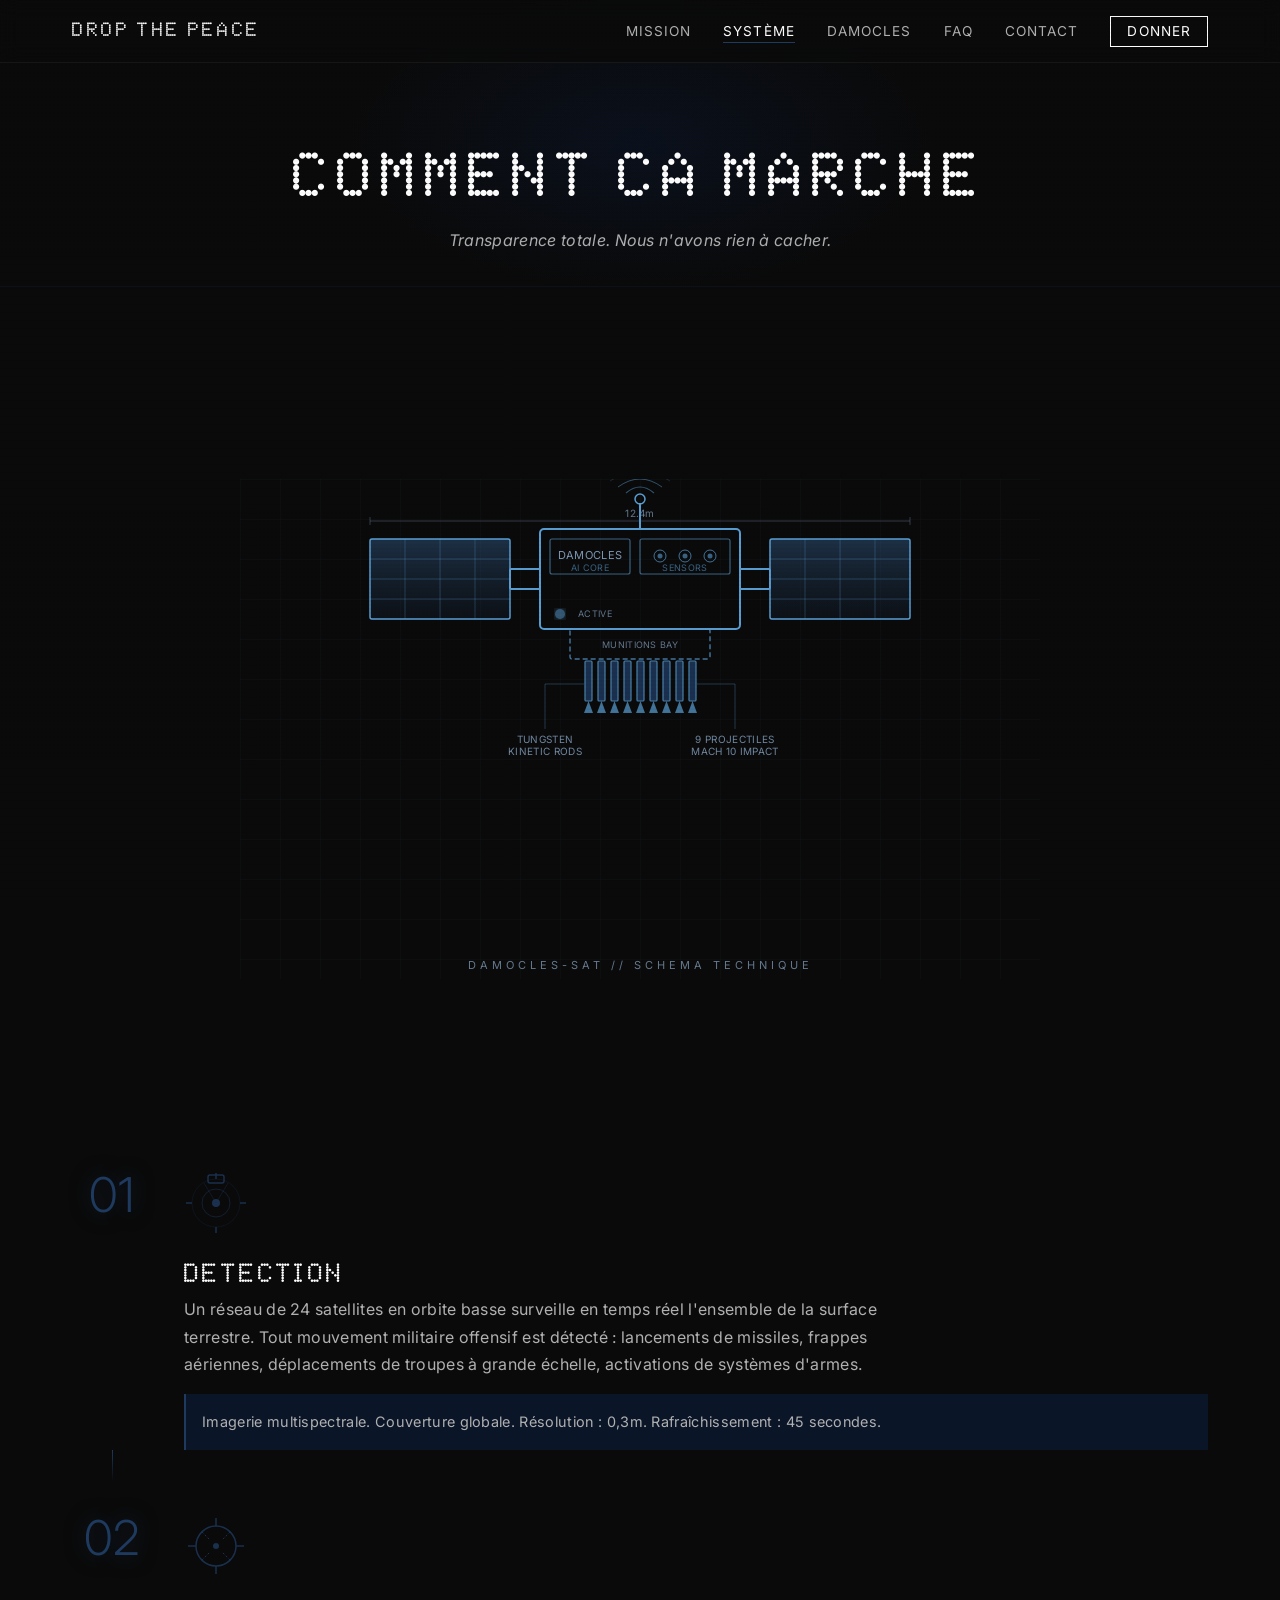
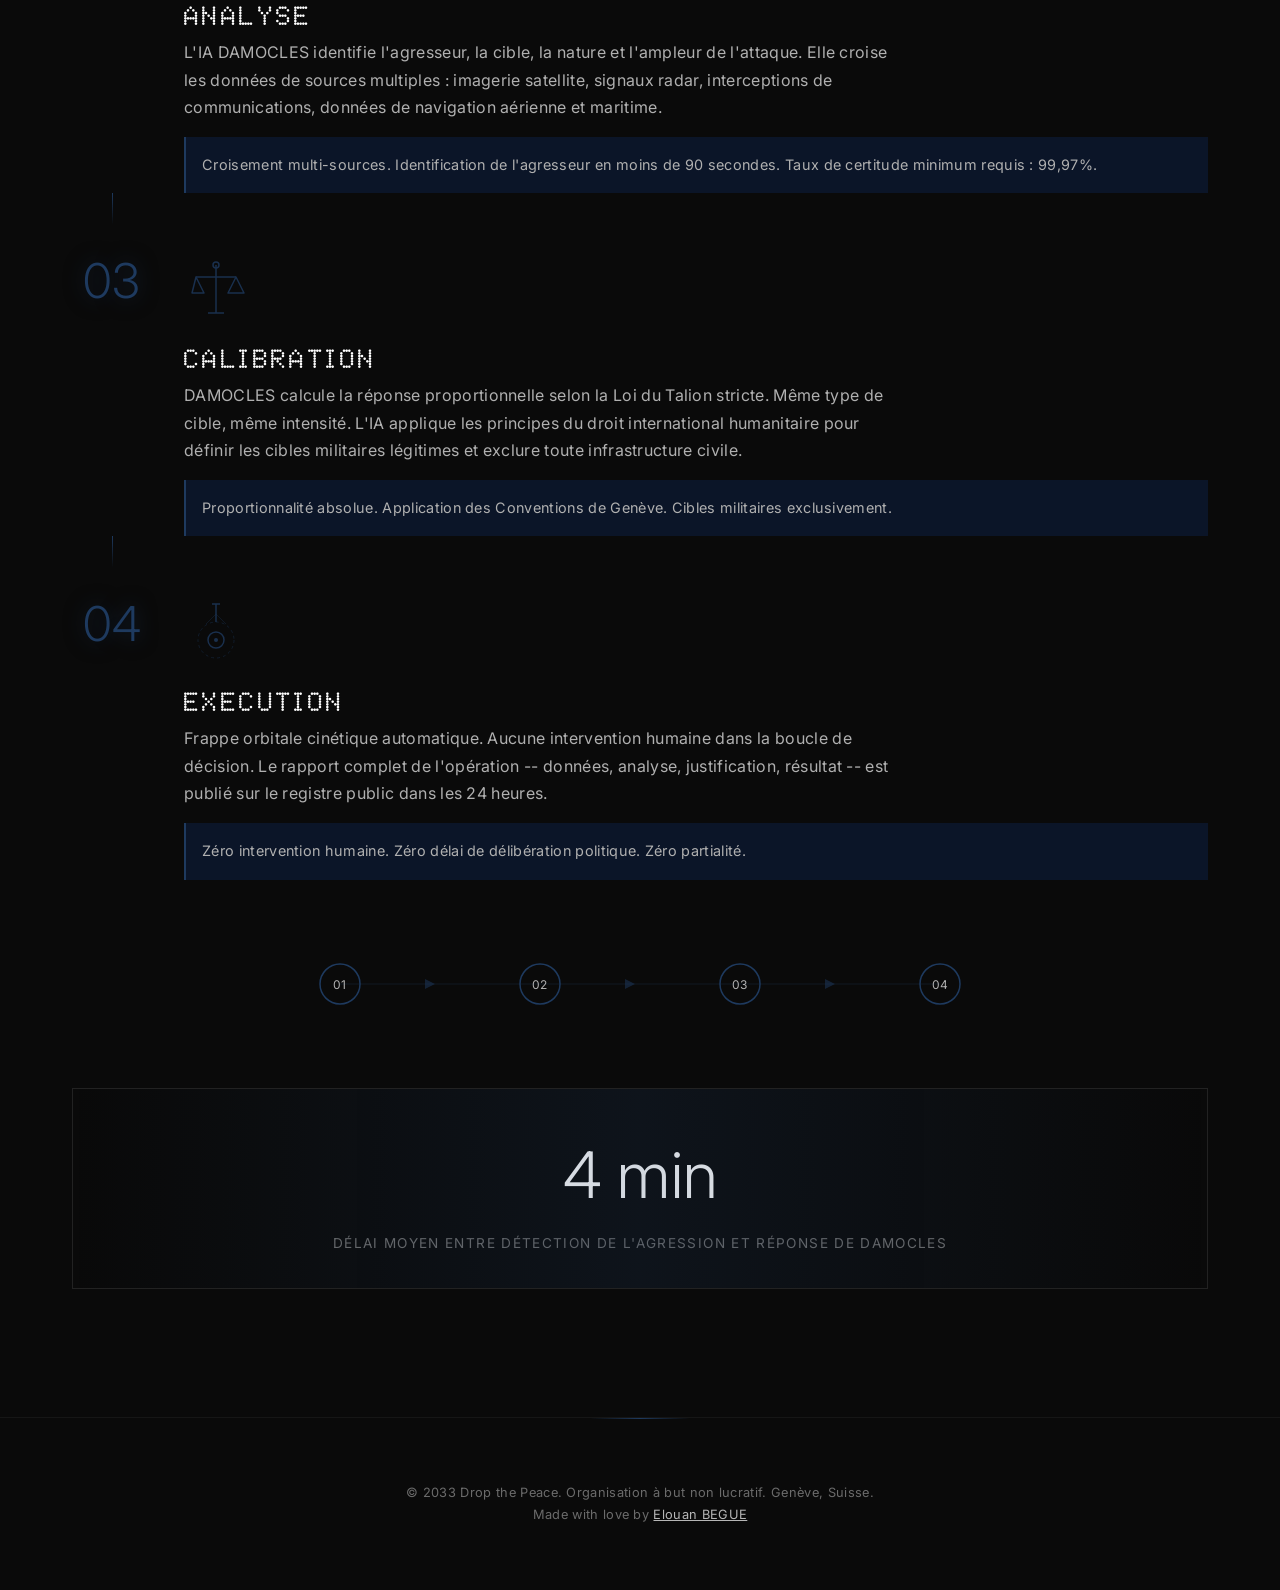
<file: systeme.html>
<!DOCTYPE html>
<html lang="fr">
<head>
  <meta charset="UTF-8">
  <meta name="viewport" content="width=device-width, initial-scale=1.0">
  <title>Comment ça marche -- Drop the Peace</title>
  <link rel="stylesheet" href="css/style.css">
  <link rel="preconnect" href="https://fonts.googleapis.com">
  <link href="https://fonts.googleapis.com/css2?family=Inter:wght@300;400;500&display=swap" rel="stylesheet">

</head>
<body>
  <nav>
    <div class="container">
      <a href="index.html" class="nav-logo">Drop the Peace</a>
      <button class="nav-toggle" aria-label="Menu">&#9776;</button>
      <ul class="nav-links">
        <li><a href="mission.html">Mission</a></li>
        <li><a href="systeme.html" class="active">Système</a></li>
        <li><a href="damocles.html">DAMOCLES</a></li>
        <li><a href="faq.html">FAQ</a></li>
        <li><a href="contact.html">Contact</a></li>
        <li><a href="don.html" class="nav-donate">Donner</a></li>
      </ul>
    </div>
  </nav>

  <main>
    <section class="page-header">
      <div class="container">
        <h1>Comment ca marche</h1>
        <p>Transparence totale. Nous n'avons rien à cacher.</p>
      </div>
    </section>

    <section>
      <div class="container">
        <div class="satellite-blueprint">
          <svg viewBox="0 0 800 500" xmlns="http://www.w3.org/2000/svg" class="satellite-svg">
            <defs>
              <linearGradient id="panelGrad" x1="0" y1="0" x2="0" y2="1">
                <stop offset="0%" stop-color="#3A6B9F" stop-opacity="0.4"/>
                <stop offset="100%" stop-color="#1E3A5F" stop-opacity="0.15"/>
              </linearGradient>
              <filter id="glow">
                <feGaussianBlur stdDeviation="4" result="blur"/>
                <feMerge><feMergeNode in="blur"/><feMergeNode in="SourceGraphic"/></feMerge>
              </filter>
              <filter id="glowStrong">
                <feGaussianBlur stdDeviation="6" result="blur"/>
                <feMerge><feMergeNode in="blur"/><feMergeNode in="SourceGraphic"/></feMerge>
              </filter>
              <linearGradient id="trailGrad" x1="0" y1="0" x2="0" y2="1">
                <stop offset="0%" stop-color="#5A9FD4" stop-opacity="0.8"/>
                <stop offset="40%" stop-color="#3A6B9F" stop-opacity="0.4"/>
                <stop offset="100%" stop-color="#1E3A5F" stop-opacity="0"/>
              </linearGradient>
            </defs>

            <!-- Grid background -->
            <pattern id="grid" width="40" height="40" patternUnits="userSpaceOnUse">
              <path d="M 40 0 L 0 0 0 40" fill="none" stroke="#3A6B9F" stroke-width="0.4" opacity="0.2"/>
            </pattern>
            <rect width="800" height="500" fill="url(#grid)"/>

            <!-- Dimension lines -->
            <line x1="130" y1="42" x2="670" y2="42" stroke="#8AA8C7" stroke-width="0.8" opacity="0.4"/>
            <line x1="130" y1="38" x2="130" y2="46" stroke="#8AA8C7" stroke-width="0.8" opacity="0.4"/>
            <line x1="670" y1="38" x2="670" y2="46" stroke="#8AA8C7" stroke-width="0.8" opacity="0.4"/>
            <text x="400" y="38" text-anchor="middle" fill="#8AA8C7" font-size="10" font-family="Inter, sans-serif" opacity="0.7">12.4m</text>

            <!-- Left solar panel -->
            <g class="sat-panel-left">
              <rect x="130" y="60" width="140" height="80" rx="2" fill="url(#panelGrad)" stroke="#5A9FD4" stroke-width="1.5"/>
              <line x1="165" y1="60" x2="165" y2="140" stroke="#5A9FD4" stroke-width="0.7" opacity="0.4"/>
              <line x1="200" y1="60" x2="200" y2="140" stroke="#5A9FD4" stroke-width="0.7" opacity="0.4"/>
              <line x1="235" y1="60" x2="235" y2="140" stroke="#5A9FD4" stroke-width="0.7" opacity="0.4"/>
              <line x1="130" y1="80" x2="270" y2="80" stroke="#5A9FD4" stroke-width="0.7" opacity="0.4"/>
              <line x1="130" y1="100" x2="270" y2="100" stroke="#5A9FD4" stroke-width="0.7" opacity="0.4"/>
              <line x1="130" y1="120" x2="270" y2="120" stroke="#5A9FD4" stroke-width="0.7" opacity="0.4"/>
              <rect x="270" y="90" width="30" height="20" rx="1" fill="none" stroke="#5A9FD4" stroke-width="2"/>
            </g>

            <!-- Main body -->
            <g class="sat-body">
              <rect x="300" y="50" width="200" height="100" rx="4" fill="none" stroke="#5A9FD4" stroke-width="2"/>
              <!-- AI Core -->
              <rect x="310" y="60" width="80" height="35" rx="2" fill="none" stroke="#5A9FD4" stroke-width="1.2" opacity="0.6"/>
              <text x="350" y="80" text-anchor="middle" fill="#8AA8C7" font-size="11" font-family="Inter, sans-serif" opacity="0.9">DAMOCLES</text>
              <text x="350" y="92" text-anchor="middle" fill="#5A9FD4" font-size="9" font-family="Inter, sans-serif" opacity="0.6">AI CORE</text>
              <!-- Sensor array -->
              <rect x="400" y="60" width="90" height="35" rx="2" fill="none" stroke="#5A9FD4" stroke-width="1.2" opacity="0.6"/>
              <circle cx="420" cy="77" r="6" fill="none" stroke="#5A9FD4" stroke-width="1" opacity="0.7"/>
              <circle cx="420" cy="77" r="2.5" fill="#5A9FD4" opacity="0.6"/>
              <circle cx="445" cy="77" r="6" fill="none" stroke="#5A9FD4" stroke-width="1" opacity="0.7"/>
              <circle cx="445" cy="77" r="2.5" fill="#5A9FD4" opacity="0.6"/>
              <circle cx="470" cy="77" r="6" fill="none" stroke="#5A9FD4" stroke-width="1" opacity="0.7"/>
              <circle cx="470" cy="77" r="2.5" fill="#5A9FD4" opacity="0.6"/>
              <text x="445" y="92" text-anchor="middle" fill="#5A9FD4" font-size="9" font-family="Inter, sans-serif" opacity="0.6">SENSORS</text>
              <!-- Status indicator -->
              <circle cx="320" cy="135" r="5" fill="#5A9FD4" opacity="0.8" filter="url(#glow)">
                <animate attributeName="opacity" values="0.3;1;0.3" dur="2s" repeatCount="indefinite"/>
              </circle>
              <text x="338" y="138" fill="#8AA8C7" font-size="9" font-family="Inter, sans-serif" opacity="0.7">ACTIVE</text>
              <!-- Antenna -->
              <line x1="400" y1="50" x2="400" y2="24" stroke="#5A9FD4" stroke-width="2"/>
              <circle cx="400" cy="20" r="5" fill="none" stroke="#5A9FD4" stroke-width="1.5"/>
              <!-- Signal waves -->
              <path d="M386 14 Q400 2 414 14" fill="none" stroke="#5A9FD4" stroke-width="1.2" opacity="0.5">
                <animate attributeName="opacity" values="0.1;0.7;0.1" dur="2.5s" repeatCount="indefinite"/>
              </path>
              <path d="M378 8 Q400 -8 422 8" fill="none" stroke="#5A9FD4" stroke-width="1" opacity="0.4">
                <animate attributeName="opacity" values="0.05;0.5;0.05" dur="2.5s" begin="0.4s" repeatCount="indefinite"/>
              </path>
              <path d="M370 2 Q400 -18 430 2" fill="none" stroke="#5A9FD4" stroke-width="0.8" opacity="0.3">
                <animate attributeName="opacity" values="0.02;0.35;0.02" dur="2.5s" begin="0.8s" repeatCount="indefinite"/>
              </path>
            </g>

            <!-- Right solar panel -->
            <g class="sat-panel-right">
              <rect x="500" y="90" width="30" height="20" rx="1" fill="none" stroke="#5A9FD4" stroke-width="2"/>
              <rect x="530" y="60" width="140" height="80" rx="2" fill="url(#panelGrad)" stroke="#5A9FD4" stroke-width="1.5"/>
              <line x1="565" y1="60" x2="565" y2="140" stroke="#5A9FD4" stroke-width="0.7" opacity="0.4"/>
              <line x1="600" y1="60" x2="600" y2="140" stroke="#5A9FD4" stroke-width="0.7" opacity="0.4"/>
              <line x1="635" y1="60" x2="635" y2="140" stroke="#5A9FD4" stroke-width="0.7" opacity="0.4"/>
              <line x1="530" y1="80" x2="670" y2="80" stroke="#5A9FD4" stroke-width="0.7" opacity="0.4"/>
              <line x1="530" y1="100" x2="670" y2="100" stroke="#5A9FD4" stroke-width="0.7" opacity="0.4"/>
              <line x1="530" y1="120" x2="670" y2="120" stroke="#5A9FD4" stroke-width="0.7" opacity="0.4"/>
            </g>

            <!-- MUNITIONS BAY -->
            <g class="sat-munitions">
              <rect x="330" y="150" width="140" height="30" rx="2" fill="none" stroke="#5A9FD4" stroke-width="1.5" stroke-dasharray="5 3" opacity="0.7"/>
              <text x="400" y="169" text-anchor="middle" fill="#8AA8C7" font-size="9" font-family="Inter, sans-serif" opacity="0.7">MUNITIONS BAY</text>

              <!-- Kinetic rods -->
              <rect x="345" y="182" width="7" height="40" rx="1" fill="#1E3A5F" stroke="#5A9FD4" stroke-width="1.2" opacity="0.8"/>
              <rect x="358" y="182" width="7" height="40" rx="1" fill="#1E3A5F" stroke="#5A9FD4" stroke-width="1.2" opacity="0.8"/>
              <rect x="371" y="182" width="7" height="40" rx="1" fill="#1E3A5F" stroke="#5A9FD4" stroke-width="1.2" opacity="0.8"/>
              <rect x="384" y="182" width="7" height="40" rx="1" fill="#1E3A5F" stroke="#5A9FD4" stroke-width="1.2" opacity="0.8"/>
              <rect x="397" y="182" width="7" height="40" rx="1" fill="#1E3A5F" stroke="#5A9FD4" stroke-width="1.2" opacity="0.8"/>
              <rect x="410" y="182" width="7" height="40" rx="1" fill="#1E3A5F" stroke="#5A9FD4" stroke-width="1.2" opacity="0.8"/>
              <rect x="423" y="182" width="7" height="40" rx="1" fill="#1E3A5F" stroke="#5A9FD4" stroke-width="1.2" opacity="0.8"/>
              <rect x="436" y="182" width="7" height="40" rx="1" fill="#1E3A5F" stroke="#5A9FD4" stroke-width="1.2" opacity="0.8"/>
              <rect x="449" y="182" width="7" height="40" rx="1" fill="#1E3A5F" stroke="#5A9FD4" stroke-width="1.2" opacity="0.8"/>

              <!-- Rod tips -->
              <polygon points="348.5,222 344,234 353,234" fill="#5A9FD4" opacity="0.7"/>
              <polygon points="361.5,222 357,234 366,234" fill="#5A9FD4" opacity="0.7"/>
              <polygon points="374.5,222 370,234 379,234" fill="#5A9FD4" opacity="0.7"/>
              <polygon points="387.5,222 383,234 392,234" fill="#5A9FD4" opacity="0.7"/>
              <polygon points="400.5,222 396,234 405,234" fill="#5A9FD4" opacity="0.7"/>
              <polygon points="413.5,222 409,234 418,234" fill="#5A9FD4" opacity="0.7"/>
              <polygon points="426.5,222 422,234 431,234" fill="#5A9FD4" opacity="0.7"/>
              <polygon points="439.5,222 435,234 444,234" fill="#5A9FD4" opacity="0.7"/>
              <polygon points="452.5,222 448,234 457,234" fill="#5A9FD4" opacity="0.7"/>

              <!-- DROP ANIMATION - rod falling with trail -->
              <!-- Trail glow -->
              <rect x="395" y="182" width="11" height="120" rx="2" fill="url(#trailGrad)" opacity="0">
                <animate attributeName="opacity" values="0;0;0;0;0.6;0.8;0.5;0.2;0" dur="6s" repeatCount="indefinite"/>
                <animate attributeName="height" values="0;0;0;0;40;120;180;200;0" dur="6s" repeatCount="indefinite"/>
              </rect>

              <!-- Falling rod -->
              <g>
                <rect x="397" y="182" width="7" height="40" rx="1" fill="#5A9FD4" stroke="#8AA8C7" stroke-width="1.2" filter="url(#glowStrong)">
                  <animate attributeName="opacity" values="0;0;0;0;1;1;0.8;0;0" dur="6s" repeatCount="indefinite"/>
                </rect>
                <polygon points="400.5,222 396,234 405,234" fill="#8AA8C7" opacity="0.9">
                  <animate attributeName="opacity" values="0;0;0;0;0.9;0.9;0.6;0;0" dur="6s" repeatCount="indefinite"/>
                </polygon>
                <animateTransform attributeName="transform" type="translate" values="0,0;0,0;0,0;0,0;0,0;0,100;0,220;0,280;0,0" dur="6s" repeatCount="indefinite"/>
              </g>

              <!-- Impact flash -->
              <circle cx="400" cy="480" r="0" fill="#5A9FD4" opacity="0" filter="url(#glowStrong)">
                <animate attributeName="r" values="0;0;0;0;0;0;15;30;0" dur="6s" repeatCount="indefinite"/>
                <animate attributeName="opacity" values="0;0;0;0;0;0;0.8;0;0" dur="6s" repeatCount="indefinite"/>
              </circle>

              <!-- Labels -->
              <line x1="344" y1="205" x2="305" y2="205" stroke="#5A9FD4" stroke-width="0.8" opacity="0.4"/>
              <line x1="305" y1="205" x2="305" y2="250" stroke="#5A9FD4" stroke-width="0.8" opacity="0.4"/>
              <text x="305" y="264" text-anchor="middle" fill="#8AA8C7" font-size="10" font-family="Inter, sans-serif" opacity="0.8">TUNGSTEN</text>
              <text x="305" y="276" text-anchor="middle" fill="#8AA8C7" font-size="10" font-family="Inter, sans-serif" opacity="0.8">KINETIC RODS</text>

              <line x1="457" y1="205" x2="495" y2="205" stroke="#5A9FD4" stroke-width="0.8" opacity="0.4"/>
              <line x1="495" y1="205" x2="495" y2="250" stroke="#5A9FD4" stroke-width="0.8" opacity="0.4"/>
              <text x="495" y="264" text-anchor="middle" fill="#8AA8C7" font-size="10" font-family="Inter, sans-serif" opacity="0.8">9 PROJECTILES</text>
              <text x="495" y="276" text-anchor="middle" fill="#8AA8C7" font-size="10" font-family="Inter, sans-serif" opacity="0.8">MACH 10 IMPACT</text>
            </g>

            <!-- Label -->
            <text x="400" y="490" text-anchor="middle" fill="#8AA8C7" font-size="11" font-family="Inter, sans-serif" letter-spacing="4" opacity="0.7">DAMOCLES-SAT // SCHEMA TECHNIQUE</text>
          </svg>
        </div>

        <div class="steps">

          <div class="step">
            <div class="step-number">01</div>
            <div class="step-content">
              <svg class="step-icon" viewBox="0 0 64 64" xmlns="http://www.w3.org/2000/svg">
                <circle cx="32" cy="32" r="4" fill="#1E3A5F" stroke="none"/>
                <circle cx="32" cy="32" r="14" fill="none" stroke="#1E3A5F" stroke-width="1" opacity="0.6"/>
                <circle cx="32" cy="32" r="24" fill="none" stroke="#1E3A5F" stroke-width="1" opacity="0.3"/>
                <line x1="32" y1="8" x2="32" y2="2" stroke="#1E3A5F" stroke-width="1.5"/>
                <line x1="32" y1="56" x2="32" y2="62" stroke="#1E3A5F" stroke-width="1.5"/>
                <line x1="8" y1="32" x2="2" y2="32" stroke="#1E3A5F" stroke-width="1.5"/>
                <line x1="56" y1="32" x2="62" y2="32" stroke="#1E3A5F" stroke-width="1.5"/>
                <path d="M20 12 L32 32" stroke="#1E3A5F" stroke-width="1" opacity="0.4"/>
                <path d="M44 12 L32 32" stroke="#1E3A5F" stroke-width="1" opacity="0.4"/>
                <rect x="24" y="4" width="16" height="8" rx="2" fill="none" stroke="#1E3A5F" stroke-width="1.5"/>
              </svg>
              <h3>Detection</h3>
              <p>Un réseau de 24 satellites en orbite basse surveille en temps réel l'ensemble de la surface terrestre. Tout mouvement militaire offensif est détecté : lancements de missiles, frappes aériennes, déplacements de troupes à grande échelle, activations de systèmes d'armes.</p>
              <div class="step-detail">Imagerie multispectrale. Couverture globale. Résolution : 0,3m. Rafraîchissement : 45 secondes.</div>
            </div>
          </div>

          <div class="step">
            <div class="step-number">02</div>
            <div class="step-content">
              <svg class="step-icon" viewBox="0 0 64 64" xmlns="http://www.w3.org/2000/svg">
                <circle cx="32" cy="32" r="20" fill="none" stroke="#1E3A5F" stroke-width="1.5"/>
                <circle cx="32" cy="32" r="3" fill="#1E3A5F" stroke="none"/>
                <line x1="32" y1="4" x2="32" y2="12" stroke="#1E3A5F" stroke-width="1.5"/>
                <line x1="32" y1="52" x2="32" y2="60" stroke="#1E3A5F" stroke-width="1.5"/>
                <line x1="4" y1="32" x2="12" y2="32" stroke="#1E3A5F" stroke-width="1.5"/>
                <line x1="52" y1="32" x2="60" y2="32" stroke="#1E3A5F" stroke-width="1.5"/>
                <path d="M18 18 L26 26" stroke="#1E3A5F" stroke-width="1" stroke-dasharray="2 2"/>
                <path d="M46 18 L38 26" stroke="#1E3A5F" stroke-width="1" stroke-dasharray="2 2"/>
                <path d="M18 46 L26 38" stroke="#1E3A5F" stroke-width="1" stroke-dasharray="2 2"/>
                <path d="M46 46 L38 38" stroke="#1E3A5F" stroke-width="1" stroke-dasharray="2 2"/>
              </svg>
              <h3>Analyse</h3>
              <p>L'IA DAMOCLES identifie l'agresseur, la cible, la nature et l'ampleur de l'attaque. Elle croise les données de sources multiples : imagerie satellite, signaux radar, interceptions de communications, données de navigation aérienne et maritime.</p>
              <div class="step-detail">Croisement multi-sources. Identification de l'agresseur en moins de 90 secondes. Taux de certitude minimum requis : 99,97%.</div>
            </div>
          </div>

          <div class="step">
            <div class="step-number">03</div>
            <div class="step-content">
              <svg class="step-icon" viewBox="0 0 64 64" xmlns="http://www.w3.org/2000/svg">
                <line x1="32" y1="8" x2="32" y2="56" stroke="#1E3A5F" stroke-width="1.5"/>
                <line x1="12" y1="20" x2="52" y2="20" stroke="#1E3A5F" stroke-width="1.5"/>
                <path d="M12 20 L8 36 L20 36 Z" fill="none" stroke="#1E3A5F" stroke-width="1.5" stroke-linejoin="round"/>
                <path d="M52 20 L44 36 L60 36 Z" fill="none" stroke="#1E3A5F" stroke-width="1.5" stroke-linejoin="round"/>
                <circle cx="32" cy="8" r="3" fill="none" stroke="#1E3A5F" stroke-width="1.5"/>
                <line x1="24" y1="56" x2="40" y2="56" stroke="#1E3A5F" stroke-width="1.5"/>
              </svg>
              <h3>Calibration</h3>
              <p>DAMOCLES calcule la réponse proportionnelle selon la Loi du Talion stricte. Même type de cible, même intensité. L'IA applique les principes du droit international humanitaire pour définir les cibles militaires légitimes et exclure toute infrastructure civile.</p>
              <div class="step-detail">Proportionnalité absolue. Application des Conventions de Genève. Cibles militaires exclusivement.</div>
            </div>
          </div>

          <div class="step">
            <div class="step-number">04</div>
            <div class="step-content">
              <svg class="step-icon" viewBox="0 0 64 64" xmlns="http://www.w3.org/2000/svg">
                <circle cx="32" cy="40" r="18" fill="none" stroke="#1E3A5F" stroke-width="1" stroke-dasharray="3 3" opacity="0.5"/>
                <circle cx="32" cy="40" r="8" fill="none" stroke="#1E3A5F" stroke-width="1.5"/>
                <circle cx="32" cy="40" r="2" fill="#1E3A5F" stroke="none"/>
                <line x1="32" y1="4" x2="32" y2="22" stroke="#1E3A5F" stroke-width="1.5"/>
                <polyline points="28,4 32,4 36,4" fill="none" stroke="#1E3A5F" stroke-width="1.5"/>
                <line x1="32" y1="14" x2="22" y2="24" stroke="#1E3A5F" stroke-width="1" opacity="0.4"/>
                <line x1="32" y1="14" x2="42" y2="24" stroke="#1E3A5F" stroke-width="1" opacity="0.4"/>
              </svg>
              <h3>Execution</h3>
              <p>Frappe orbitale cinétique automatique. Aucune intervention humaine dans la boucle de décision. Le rapport complet de l'opération -- données, analyse, justification, résultat -- est publié sur le registre public dans les 24 heures.</p>
              <div class="step-detail">Zéro intervention humaine. Zéro délai de délibération politique. Zéro partialité.</div>
            </div>
          </div>

        </div>

        <div class="flow-diagram">
          <svg viewBox="0 0 800 80" xmlns="http://www.w3.org/2000/svg" class="flow-svg">
            <line x1="100" y1="40" x2="700" y2="40" stroke="#1E3A5F" stroke-width="1" opacity="0.3"/>
            <circle cx="100" cy="40" r="20" fill="none" stroke="#1E3A5F" stroke-width="1.5"/>
            <text x="100" y="45" text-anchor="middle" fill="#B0B0B0" font-size="12" font-family="Inter, sans-serif">01</text>
            <circle cx="300" cy="40" r="20" fill="none" stroke="#1E3A5F" stroke-width="1.5"/>
            <text x="300" y="45" text-anchor="middle" fill="#B0B0B0" font-size="12" font-family="Inter, sans-serif">02</text>
            <circle cx="500" cy="40" r="20" fill="none" stroke="#1E3A5F" stroke-width="1.5"/>
            <text x="500" y="45" text-anchor="middle" fill="#B0B0B0" font-size="12" font-family="Inter, sans-serif">03</text>
            <circle cx="700" cy="40" r="20" fill="none" stroke="#1E3A5F" stroke-width="1.5"/>
            <text x="700" y="45" text-anchor="middle" fill="#B0B0B0" font-size="12" font-family="Inter, sans-serif">04</text>
            <!-- arrows -->
            <polygon points="195,40 185,35 185,45" fill="#1E3A5F" opacity="0.5"/>
            <polygon points="395,40 385,35 385,45" fill="#1E3A5F" opacity="0.5"/>
            <polygon points="595,40 585,35 585,45" fill="#1E3A5F" opacity="0.5"/>
          </svg>
        </div>

        <div class="timeline-bar">
          <span class="number">4 min</span>
          <span>Délai moyen entre détection de l'agression et réponse de DAMOCLES</span>
        </div>
      </div>
    </section>
  </main>

  <footer>
    <div class="container">
      <p>&copy; 2033 Drop the Peace. Organisation à but non lucratif. Genève, Suisse.<br>Made with love by <a href="https://www.linkedin.com/in/elouanbegue/" target="_blank" style="color: rgba(255,255,255,0.7); text-decoration: underline;">Elouan BEGUE</a></p>
    </div>
  </footer>

  <script src="js/main.js"></script>
</body>
</html>
</file>
<file: css/style.css>
/* ===== LOCAL FONTS ===== */
@font-face {
  font-family: 'Nothing';
  src: url('../assets/fonts/nothing-font-5x7.otf') format('opentype');
  font-weight: normal;
  font-style: normal;
  font-display: swap;
}

/* ===== DESIGN TOKENS ===== */
:root {
  --color-white: #FFFFFF;
  --color-black: #0A0A0A;
  --color-blue-night: #0B1528;
  --color-blue-mid: #162744;
  --color-blue-light: #1E3A5F;
  --color-gray-100: #F5F5F5;
  --color-gray-300: #B0B0B0;
  --color-gray-600: #6B6B6B;

  --font-heading: 'Nothing', 'Inter', 'Helvetica Neue', Arial, sans-serif;
  --font-body: 'Inter', 'Helvetica Neue', Arial, sans-serif;

  --space-xs: 0.5rem;
  --space-sm: 1rem;
  --space-md: 2rem;
  --space-lg: 4rem;
  --space-xl: 8rem;

  --max-width: 1200px;
  --transition: 0.3s ease;
}

/* ===== RESET ===== */
*, *::before, *::after {
  margin: 0;
  padding: 0;
  box-sizing: border-box;
}

html {
  font-size: 16px;
  scroll-behavior: smooth;
}

body {
  font-family: var(--font-body);
  background-color: var(--color-black);
  color: var(--color-white);
  line-height: 1.7;
  letter-spacing: 0.02em;
  -webkit-font-smoothing: antialiased;
}

a {
  color: var(--color-white);
  text-decoration: none;
  transition: opacity var(--transition);
}

a:hover {
  opacity: 0.7;
}

img {
  max-width: 100%;
  display: block;
}

/* ===== TYPOGRAPHY ===== */
h1, h2, h3, h4 {
  font-family: var(--font-heading);
  font-weight: 300;
  letter-spacing: 0.04em;
  text-transform: uppercase;
  line-height: 1.2;
}

h1 {
  font-size: clamp(2rem, 5vw, 4rem);
}

h2 {
  font-size: clamp(1.5rem, 3vw, 2.5rem);
  margin-bottom: var(--space-md);
}

h3 {
  font-size: clamp(1.2rem, 2vw, 1.5rem);
  margin-bottom: var(--space-sm);
}

p {
  font-size: clamp(1rem, 1.2vw, 1.15rem);
  max-width: 720px;
  color: var(--color-gray-300);
}

/* ===== LAYOUT ===== */
.container {
  width: 100%;
  max-width: var(--max-width);
  margin: 0 auto;
  padding: 0 var(--space-md);
}

section {
  padding: var(--space-xl) 0;
}

/* ===== NAV ===== */
nav {
  position: fixed;
  top: 0;
  left: 0;
  width: 100%;
  z-index: 100;
  padding: var(--space-sm) 0;
  background: rgba(10, 10, 10, 0.9);
  backdrop-filter: blur(10px);
  border-bottom: 1px solid rgba(255, 255, 255, 0.05);
}

nav .container {
  display: flex;
  justify-content: space-between;
  align-items: center;
}

.nav-logo {
  font-family: var(--font-heading);
  font-size: 1.1rem;
  font-weight: 400;
  text-transform: uppercase;
  letter-spacing: 0.15em;
  text-transform: uppercase;
}

.nav-links {
  display: flex;
  gap: var(--space-md);
  list-style: none;
}

.nav-links a {
  font-size: 0.85rem;
  letter-spacing: 0.08em;
  text-transform: uppercase;
  color: var(--color-gray-300);
}

.nav-links a:hover,
.nav-links a.active {
  color: var(--color-white);
}

.nav-toggle {
  display: none;
  background: none;
  border: none;
  color: var(--color-white);
  font-size: 1.5rem;
  cursor: pointer;
}

/* ===== BUTTONS ===== */
.btn {
  display: inline-block;
  padding: var(--space-sm) var(--space-md);
  border: 1px solid var(--color-white);
  color: var(--color-white);
  font-size: 0.85rem;
  letter-spacing: 0.1em;
  text-transform: uppercase;
  transition: all var(--transition);
  cursor: pointer;
  background: transparent;
}

.btn:hover {
  background: var(--color-white);
  color: var(--color-black);
  opacity: 1;
}

/* ===== FOOTER ===== */
footer {
  padding: var(--space-lg) 0;
  border-top: 1px solid rgba(255, 255, 255, 0.05);
  text-align: center;
}

footer p {
  font-size: 0.8rem;
  color: var(--color-gray-600);
  margin: 0 auto;
}

/* ===== HERO (ACCUEIL) ===== */

/* --- Keyframes --- */
@keyframes twinkle {
  0%, 100% { opacity: 0.3; }
  50%       { opacity: 1; }
}
@keyframes twinkle2 {
  0%, 100% { opacity: 0.5; }
  50%       { opacity: 0.1; }
}
@keyframes twinkle3 {
  0%, 100% { opacity: 0.15; }
  40%       { opacity: 0.9; }
  60%       { opacity: 0.9; }
}

@keyframes globeRotate {
  from { background-position: 0% 50%; }
  to   { background-position: 200% 50%; }
}

@keyframes orbitSpin {
  from { transform: rotateX(72deg) rotateZ(0deg); }
  to   { transform: rotateX(72deg) rotateZ(360deg); }
}

@keyframes orbitSpin2 {
  from { transform: rotateX(60deg) rotateZ(120deg); }
  to   { transform: rotateX(60deg) rotateZ(480deg); }
}

@keyframes counterPulse {
  0%, 100% { text-shadow: 0 0 8px rgba(30, 58, 95, 0.4), 0 0 24px rgba(30, 58, 95, 0.2); }
  50%       { text-shadow: 0 0 16px rgba(30, 58, 95, 0.8), 0 0 48px rgba(30, 58, 95, 0.4); }
}

/* --- Hero container --- */
.hero {
  position: relative;
  min-height: 100vh;
  display: flex;
  flex-direction: column;
  justify-content: center;
  align-items: center;
  text-align: center;
  overflow: hidden;
  background-color: var(--color-blue-night);
  padding-top: 60px;
  padding-bottom: var(--space-lg);
}

/* --- Deep-space background gradient --- */
.hero::before {
  content: '';
  position: absolute;
  inset: 0;
  background:
    radial-gradient(ellipse at center, rgba(22, 39, 68, 0.6) 0%, var(--color-black) 75%);
  z-index: 1;
}

/* --- HUD / surveillance grid overlay --- */
.hero::after {
  content: '';
  position: absolute;
  inset: 0;
  background-image:
    repeating-linear-gradient(
      0deg,
      transparent,
      transparent 59px,
      rgba(255, 255, 255, 0.025) 59px,
      rgba(255, 255, 255, 0.025) 60px
    ),
    repeating-linear-gradient(
      90deg,
      transparent,
      transparent 59px,
      rgba(255, 255, 255, 0.025) 59px,
      rgba(255, 255, 255, 0.025) 60px
    );
  z-index: 2;
  pointer-events: none;
}

/* --- Starfield --- */
.hero-stars {
  position: absolute;
  inset: 0;
  z-index: 3;
  pointer-events: none;
  /* 40 hand-placed stars via radial-gradient dots */
  background-image:
    radial-gradient(1px 1px at 7%   12%, rgba(255,255,255,0.9) 0%, transparent 100%),
    radial-gradient(1px 1px at 14%  78%, rgba(255,255,255,0.6) 0%, transparent 100%),
    radial-gradient(1px 1px at 22%  34%, rgba(255,255,255,0.8) 0%, transparent 100%),
    radial-gradient(1px 1px at 31%  57%, rgba(255,255,255,0.5) 0%, transparent 100%),
    radial-gradient(1px 1px at 38%  8%,  rgba(255,255,255,0.7) 0%, transparent 100%),
    radial-gradient(1px 1px at 43%  88%, rgba(255,255,255,0.9) 0%, transparent 100%),
    radial-gradient(1px 1px at 51%  21%, rgba(255,255,255,0.4) 0%, transparent 100%),
    radial-gradient(1px 1px at 58%  65%, rgba(255,255,255,0.7) 0%, transparent 100%),
    radial-gradient(1px 1px at 64%  43%, rgba(255,255,255,0.6) 0%, transparent 100%),
    radial-gradient(1px 1px at 72%  91%, rgba(255,255,255,0.8) 0%, transparent 100%),
    radial-gradient(1px 1px at 79%  17%, rgba(255,255,255,0.5) 0%, transparent 100%),
    radial-gradient(1px 1px at 85%  72%, rgba(255,255,255,0.9) 0%, transparent 100%),
    radial-gradient(1px 1px at 93%  38%, rgba(255,255,255,0.6) 0%, transparent 100%),
    radial-gradient(1px 1px at 4%   51%, rgba(255,255,255,0.7) 0%, transparent 100%),
    radial-gradient(1px 1px at 11%  96%, rgba(255,255,255,0.4) 0%, transparent 100%),
    radial-gradient(1px 1px at 19%  5%,  rgba(255,255,255,0.8) 0%, transparent 100%),
    radial-gradient(1px 1px at 27%  82%, rgba(255,255,255,0.5) 0%, transparent 100%),
    radial-gradient(1px 1px at 35%  29%, rgba(255,255,255,0.9) 0%, transparent 100%),
    radial-gradient(1px 1px at 47%  74%, rgba(255,255,255,0.6) 0%, transparent 100%),
    radial-gradient(1px 1px at 54%  47%, rgba(255,255,255,0.7) 0%, transparent 100%),
    radial-gradient(1px 1px at 61%  13%, rgba(255,255,255,0.4) 0%, transparent 100%),
    radial-gradient(1px 1px at 68%  84%, rgba(255,255,255,0.8) 0%, transparent 100%),
    radial-gradient(1px 1px at 76%  61%, rgba(255,255,255,0.5) 0%, transparent 100%),
    radial-gradient(1px 1px at 82%  28%, rgba(255,255,255,0.9) 0%, transparent 100%),
    radial-gradient(1px 1px at 90%  55%, rgba(255,255,255,0.6) 0%, transparent 100%),
    radial-gradient(1px 1px at 97%  7%,  rgba(255,255,255,0.7) 0%, transparent 100%),
    radial-gradient(1px 1px at 3%   70%, rgba(255,255,255,0.4) 0%, transparent 100%),
    radial-gradient(1px 1px at 16%  42%, rgba(255,255,255,0.8) 0%, transparent 100%),
    radial-gradient(1px 1px at 25%  19%, rgba(255,255,255,0.5) 0%, transparent 100%),
    radial-gradient(1px 1px at 33%  93%, rgba(255,255,255,0.9) 0%, transparent 100%),
    radial-gradient(1px 1px at 41%  36%, rgba(255,255,255,0.6) 0%, transparent 100%),
    radial-gradient(1px 1px at 50%  62%, rgba(255,255,255,0.7) 0%, transparent 100%),
    radial-gradient(1px 1px at 57%  4%,  rgba(255,255,255,0.4) 0%, transparent 100%),
    radial-gradient(1px 1px at 65%  79%, rgba(255,255,255,0.8) 0%, transparent 100%),
    radial-gradient(1px 1px at 74%  23%, rgba(255,255,255,0.5) 0%, transparent 100%),
    radial-gradient(1px 1px at 87%  48%, rgba(255,255,255,0.9) 0%, transparent 100%),
    radial-gradient(1px 1px at 94%  86%, rgba(255,255,255,0.6) 0%, transparent 100%),
    radial-gradient(1px 1px at 8%   31%, rgba(255,255,255,0.7) 0%, transparent 100%),
    radial-gradient(1px 1px at 46%  97%, rgba(255,255,255,0.4) 0%, transparent 100%),
    radial-gradient(1px 1px at 99%  23%, rgba(255,255,255,0.8) 0%, transparent 100%);
  animation: twinkle 3s ease-in-out infinite alternate;
}
.hero-stars::before,
.hero-stars::after {
  content: '';
  position: absolute;
  inset: 0;
  pointer-events: none;
}
.hero-stars::before {
  background-image:
    radial-gradient(1.5px 1.5px at 5%  20%, rgba(255,255,255,1)   0%, transparent 100%),
    radial-gradient(2px   2px   at 18% 60%, rgba(255,255,255,0.95) 0%, transparent 100%),
    radial-gradient(1.5px 1.5px at 32% 10%, rgba(255,255,255,0.9)  0%, transparent 100%),
    radial-gradient(2px   2px   at 45% 85%, rgba(255,255,255,1)   0%, transparent 100%),
    radial-gradient(1.5px 1.5px at 60% 35%, rgba(255,255,255,0.85) 0%, transparent 100%),
    radial-gradient(2px   2px   at 73% 70%, rgba(255,255,255,0.95) 0%, transparent 100%),
    radial-gradient(1.5px 1.5px at 88% 15%, rgba(255,255,255,1)   0%, transparent 100%),
    radial-gradient(2px   2px   at 95% 50%, rgba(255,255,255,0.9)  0%, transparent 100%),
    radial-gradient(1.5px 1.5px at 40% 45%, rgba(255,255,255,0.85) 0%, transparent 100%),
    radial-gradient(2px   2px   at 55% 92%, rgba(255,255,255,1)   0%, transparent 100%);
  animation: twinkle2 2.5s ease-in-out infinite alternate;
}
.hero-stars::after {
  background-image:
    radial-gradient(2.5px 2.5px at 12% 40%, rgba(255,255,255,1)   0%, transparent 100%),
    radial-gradient(2px   2px   at 28% 75%, rgba(255,255,255,0.9)  0%, transparent 100%),
    radial-gradient(2.5px 2.5px at 50% 15%, rgba(255,255,255,1)   0%, transparent 100%),
    radial-gradient(2px   2px   at 67% 55%, rgba(255,255,255,0.95) 0%, transparent 100%),
    radial-gradient(2.5px 2.5px at 83% 88%, rgba(255,255,255,1)   0%, transparent 100%),
    radial-gradient(2px   2px   at 92% 30%, rgba(255,255,255,0.9)  0%, transparent 100%),
    radial-gradient(2.5px 2.5px at 37% 68%, rgba(255,255,255,0.95) 0%, transparent 100%),
    radial-gradient(2px   2px   at 78% 8%,  rgba(255,255,255,1)   0%, transparent 100%);
  animation: twinkle3 3.5s ease-in-out infinite alternate;
}

/* --- Hero satellite image --- */
.hero-image {
  position: relative;
  z-index: 4;
  width: 100vw;
  max-width: 100vw;
  margin-top: 0;
  margin-bottom: var(--space-md);
  flex-shrink: 0;
}

.satellite-photo {
  width: 100%;
  height: auto;
  object-fit: contain;
  filter: brightness(1.05) contrast(1.1);
  mask-image: radial-gradient(ellipse 100% 90% at center, black 50%, transparent 100%);
  -webkit-mask-image: radial-gradient(ellipse 100% 90% at center, black 50%, transparent 100%);
}

@media (max-width: 768px) {
  .hero-image {
    max-width: 100vw;
  }
}

/* --- Hero text content --- */
.hero-content {
  position: relative;
  z-index: 4;
  max-width: 800px;
  padding: 0 var(--space-md);
}

.hero h1 {
  margin-bottom: var(--space-md);
  font-weight: 300;
}

.hero .baseline {
  position: absolute;
  z-index: 5;
  top: 90%;
  left: 50%;
  transform: translate(-50%, -50%);
  font-size: clamp(1rem, 1.8vw, 1.4rem);
  color: var(--color-white);
  text-align: center;
  width: 100%;
  padding: 0 var(--space-md);
  margin: 0;
  font-style: italic;
  max-width: 100%;
}

/* --- Counter --- */
.counter {
  margin-top: var(--space-lg);
  margin-bottom: var(--space-xl);
  font-size: clamp(0.9rem, 1.5vw, 1.2rem);
  letter-spacing: 0.12em;
  text-transform: uppercase;
  color: var(--color-gray-300);
  max-width: 600px;
  padding: 0 var(--space-md);
}

.counter .number {
  display: block;
  font-family: var(--font-heading);
  font-size: clamp(5rem, 12vw, 10rem);
  font-weight: 400;
  color: var(--color-white);
  letter-spacing: 0.08em;
  margin-bottom: var(--space-sm);
  animation: counterPulse 3s ease-in-out infinite;
}

/* ===== RESPONSIVE ===== */
@media (max-width: 768px) {
  .nav-links {
    display: none;
    position: absolute;
    top: 100%;
    left: 0;
    width: 100%;
    flex-direction: column;
    background: rgba(10, 10, 10, 0.97);
    padding: var(--space-md);
    gap: var(--space-sm);
  }

  .nav-links.open {
    display: flex;
  }

  .nav-toggle {
    display: block;
  }

  section {
    padding: var(--space-lg) 0;
  }
}

/* ===== PAGE HEADER ===== */
.page-header {
  padding-top: calc(80px + var(--space-lg));
  padding-bottom: var(--space-md);
  text-align: center;
}

.page-header p {
  margin: var(--space-sm) auto 0;
  font-style: italic;
}

/* ===== MISSION ===== */
.constat {
  border-left: 1px solid var(--color-blue-light);
  padding-left: var(--space-md);
  margin-bottom: var(--space-lg);
}

.constat-item {
  margin-bottom: var(--space-xl);
  max-width: 100%;
}

.constat-item h3 {
  color: var(--color-white);
  font-weight: 400;
  max-width: 100%;
}

.constat-item p {
  color: var(--color-gray-300);
  max-width: none;
}

.stat {
  font-size: clamp(2rem, 4vw, 3rem);
  font-weight: 300;
  color: var(--color-white);
  display: block;
  margin-bottom: var(--space-xs);
}

.solution {
  background: var(--color-blue-night);
  padding: var(--space-lg);
  border: 1px solid rgba(255, 255, 255, 0.05);
}

.solution h2 {
  text-align: center;
}

.solution p {
  margin: var(--space-sm) auto;
  text-align: center;
}

.solution .citation {
  display: block;
  font-style: italic;
  text-align: center;
  color: var(--color-white);
  font-size: 1.2rem;
  margin-top: var(--space-md);
}

/* ===== SYSTEME (4 STEPS) ===== */
/* --- Satellite Blueprint --- */
.satellite-blueprint {
  margin-bottom: var(--space-xl);
  padding: var(--space-lg) 0;
}
.satellite-svg {
  width: 100%;
  max-width: 800px;
  margin: 0 auto;
  display: block;
}

.steps {
  display: grid;
  gap: var(--space-lg);
}

.step {
  display: grid;
  grid-template-columns: 80px 1fr;
  gap: var(--space-md);
  align-items: start;
}

.step-number {
  font-size: 3rem;
  font-weight: 300;
  color: var(--color-blue-light);
  line-height: 1;
  text-align: center;
}

.step-content h3 {
  color: var(--color-white);
  font-weight: 400;
  text-transform: uppercase;
  letter-spacing: 0.1em;
  margin-bottom: var(--space-xs);
}

.step-content p {
  color: var(--color-gray-300);
}

.step-detail {
  margin-top: var(--space-sm);
  padding: var(--space-sm);
  background: var(--color-blue-night);
  border-left: 2px solid var(--color-blue-light);
  font-size: 0.9rem;
  color: var(--color-gray-300);
}

.timeline-bar {
  text-align: center;
  padding: var(--space-md);
  margin-top: var(--space-lg);
  border: 1px solid rgba(255, 255, 255, 0.1);
}

.timeline-bar .number {
  font-size: clamp(2.5rem, 5vw, 4rem);
  font-weight: 300;
  color: var(--color-white);
  display: block;
}

.timeline-bar span:last-child {
  font-size: 0.85rem;
  text-transform: uppercase;
  letter-spacing: 0.1em;
  color: var(--color-gray-600);
}

@media (max-width: 768px) {
  .step {
    grid-template-columns: 1fr;
  }

  .step-number {
    text-align: left;
  }
}

/* ===== THEMIS ===== */
.themis-intro {
  text-align: center;
  max-width: 800px;
  margin: 0 auto var(--space-xl);
}

.themis-intro .citation {
  display: block;
  font-size: clamp(1.3rem, 2.5vw, 1.8rem);
  font-style: italic;
  font-weight: 300;
  color: var(--color-white);
  margin: var(--space-lg) 0;
  padding: var(--space-md) 0;
  border-top: 1px solid rgba(255, 255, 255, 0.1);
  border-bottom: 1px solid rgba(255, 255, 255, 0.1);
}

.traits {
  display: grid;
  grid-template-columns: repeat(auto-fit, minmax(280px, 1fr));
  gap: var(--space-md);
  margin-bottom: var(--space-xl);
}

.trait {
  padding: var(--space-md);
  border: 1px solid rgba(255, 255, 255, 0.05);
  background: var(--color-blue-night);
}

.trait h3 {
  font-weight: 400;
  text-transform: uppercase;
  letter-spacing: 0.08em;
  font-size: 0.9rem;
  margin-bottom: var(--space-sm);
  color: var(--color-white);
}

.trait p {
  font-size: 0.95rem;
}

.formation {
  background: var(--color-blue-night);
  padding: var(--space-lg);
  border: 1px solid rgba(255, 255, 255, 0.05);
}

.formation h2 {
  text-align: center;
}

.formation ul {
  list-style: none;
  max-width: 700px;
  margin: var(--space-md) auto 0;
}

.formation li {
  padding: var(--space-sm) 0;
  border-bottom: 1px solid rgba(255, 255, 255, 0.05);
  color: var(--color-gray-300);
  font-size: 0.95rem;
}

.formation li::before {
  content: '\2014';
  margin-right: var(--space-sm);
  color: var(--color-blue-light);
}

/* ===== FAQ ===== */
.faq-list {
  max-width: 800px;
  margin: 0 auto;
}

.faq-item {
  border-bottom: 1px solid rgba(255, 255, 255, 0.05);
}

.faq-question {
  width: 100%;
  background: none;
  border: none;
  color: var(--color-white);
  font-family: var(--font-body);
  font-size: 1.1rem;
  font-weight: 400;
  text-align: left;
  padding: var(--space-md) 0;
  cursor: pointer;
  display: flex;
  justify-content: space-between;
  align-items: center;
  transition: color var(--transition);
}

.faq-question:hover {
  color: var(--color-gray-300);
}

.faq-question::after {
  content: '+';
  font-size: 1.5rem;
  font-weight: 300;
  transition: transform var(--transition);
}

.faq-item.open .faq-question::after {
  transform: rotate(45deg);
}

.faq-answer {
  max-height: 0;
  overflow: hidden;
  transition: max-height 0.4s ease, padding 0.4s ease;
}

.faq-item.open .faq-answer {
  max-height: 300px;
  padding-bottom: var(--space-md);
}

.faq-answer p {
  color: var(--color-gray-300);
  font-size: 0.95rem;
  line-height: 1.8;
}

/* ===== CONTACT ===== */
.contact-form {
  max-width: 600px;
  margin: 0 auto;
}

.form-group {
  margin-bottom: var(--space-md);
}

.form-group label {
  display: block;
  font-size: 0.85rem;
  text-transform: uppercase;
  letter-spacing: 0.08em;
  color: var(--color-gray-300);
  margin-bottom: var(--space-xs);
}

.form-group select,
.form-group input,
.form-group textarea {
  width: 100%;
  padding: var(--space-sm);
  background: var(--color-blue-night);
  border: 1px solid rgba(255, 255, 255, 0.1);
  color: var(--color-white);
  font-family: var(--font-body);
  font-size: 1rem;
  transition: border-color var(--transition);
}

.form-group select:focus,
.form-group input:focus,
.form-group textarea:focus {
  outline: none;
  border-color: var(--color-blue-light);
}

.form-group textarea {
  min-height: 150px;
  resize: vertical;
}

.form-group select {
  appearance: none;
  cursor: pointer;
}

.contact-info {
  text-align: center;
  margin-top: var(--space-xl);
}

.contact-info p {
  margin: var(--space-xs) auto;
  font-size: 0.85rem;
  color: var(--color-gray-600);
}

/* ===== PAGE TRANSITIONS ===== */
main {
  animation: fadeIn 0.6s ease;
}

@keyframes fadeIn {
  from {
    opacity: 0;
    transform: translateY(10px);
  }
  to {
    opacity: 1;
    transform: translateY(0);
  }
}

/* ===== STEP ICONS ===== */
.step-icon {
  width: 64px;
  height: 64px;
  margin-bottom: var(--space-sm);
  opacity: 0.8;
}

/* ===== STEP CONNECTORS ===== */
.step {
  position: relative;
}

.step:not(:last-child)::after {
  content: '';
  position: absolute;
  left: 40px;
  bottom: -2rem;
  width: 1px;
  height: 2rem;
  background: linear-gradient(to bottom, var(--color-blue-light), transparent);
}

/* ===== FLOW DIAGRAM ===== */
.flow-diagram {
  margin: var(--space-lg) 0;
  overflow-x: auto;
}

.flow-svg {
  width: 100%;
  max-width: 800px;
  height: 80px;
  display: block;
  margin: 0 auto;
}

/* ===== THEMIS VISUALIZATION ===== */
.themis-viz-section {
  padding: 0 0 var(--space-lg);
}

.themis-viz {
  max-width: 700px;
  margin: 0 auto;
}

.ai-viz {
  width: 100%;
  height: auto;
}

.trait-icon {
  width: 32px;
  height: 32px;
  margin-bottom: var(--space-xs);
  opacity: 0.7;
}

/* ===== MISSION VISUALIZATION ===== */
.mission-viz-section {
  padding: 0 0 var(--space-md);
}

.mission-viz {
  border: 1px solid rgba(255, 255, 255, 0.05);
  background: rgba(11, 21, 40, 0.5);
  padding: var(--space-sm);
}

/* --- Globe on mission page --- */
.mission-globe-wrapper {
  display: flex;
  flex-direction: column;
  align-items: center;
  justify-content: center;
  padding: var(--space-xl) var(--space-sm);
  padding-top: 16rem;
}

.mission-globe {
  position: relative;
  width: 250px;
  height: 250px;
  perspective: 800px;
}

.mission-globe .globe {
  width: 100%;
  height: 100%;
  border-radius: 50%;
  background:
    radial-gradient(circle at 35% 35%, rgba(30, 58, 95, 0.6) 0%, rgba(11, 21, 40, 0.9) 60%, var(--color-black) 100%);
  background-size: 200% 100%;
  animation: globeRotate 20s linear infinite;
  position: relative;
  box-shadow:
    0 0 60px rgba(30, 58, 95, 0.3),
    inset 0 0 40px rgba(0, 0, 0, 0.5);
}

.mission-globe .globe::before {
  content: '';
  position: absolute;
  inset: 5%;
  border-radius: 50%;
  background:
    radial-gradient(ellipse 80% 40% at 30% 40%, rgba(30, 58, 95, 0.4) 0%, transparent 60%),
    radial-gradient(ellipse 50% 30% at 70% 60%, rgba(30, 58, 95, 0.3) 0%, transparent 50%),
    radial-gradient(ellipse 30% 50% at 50% 30%, rgba(30, 58, 95, 0.25) 0%, transparent 50%);
  background-size: 200% 100%;
  animation: globeRotate 20s linear infinite;
  opacity: 0.8;
}

.mission-globe .globe::after {
  content: '';
  position: absolute;
  inset: -4px;
  border-radius: 50%;
  background: radial-gradient(circle at 30% 30%, rgba(255, 255, 255, 0.08) 0%, transparent 60%);
  box-shadow: 0 0 30px rgba(30, 58, 95, 0.2);
}

/* Orbits SVG overlay */
.orbits-svg {
  position: absolute;
  top: 50%;
  left: 50%;
  width: 500px;
  height: 500px;
  transform: translate(-50%, -50%);
  pointer-events: none;
}

.mission-globe-label {
  margin-top: 18rem;
  font-size: 0.75rem;
  letter-spacing: 0.2em;
  text-transform: uppercase;
  color: var(--color-gray-600) !important;
  text-align: center;
  font-family: 'Inter', monospace;
}

@media (max-width: 768px) {
  .mission-globe {
    width: 160px;
    height: 160px;
  }
  .orbits-svg {
    width: 360px;
    height: 360px;
  }
}

.constat-icon {
  width: 40px;
  height: 40px;
  margin-bottom: var(--space-xs);
  opacity: 0.7;
}

.constat-photo {
  width: 100%;
  height: 200px;
  object-fit: cover;
  margin-bottom: var(--space-sm);
  filter: grayscale(0.6) brightness(0.7) contrast(1.1);
  border: 1px solid rgba(255, 255, 255, 0.05);
  transition: filter var(--transition);
}

.constat-item:hover .constat-photo {
  filter: grayscale(0.3) brightness(0.8) contrast(1.1);
}

/* ===== GLOBAL DESIGN ENHANCEMENTS ===== */

/* Subtle scan line overlay on all pages */
body::after {
  content: '';
  position: fixed;
  inset: 0;
  pointer-events: none;
  z-index: 9999;
  background: repeating-linear-gradient(
    0deg,
    transparent,
    transparent 2px,
    rgba(11, 21, 40, 0.03) 2px,
    rgba(11, 21, 40, 0.03) 4px
  );
}

/* Section dividers with subtle line */
section + section {
  border-top: 1px solid rgba(30, 58, 95, 0.15);
}

/* Enhanced page headers with background glow */
.page-header {
  position: relative;
}

.page-header::before {
  content: '';
  position: absolute;
  top: 50%;
  left: 50%;
  transform: translate(-50%, -50%);
  width: 600px;
  height: 300px;
  background: radial-gradient(ellipse, rgba(11, 21, 40, 0.6) 0%, transparent 70%);
  pointer-events: none;
  z-index: -1;
}

.page-header h1 {
  letter-spacing: 0.12em;
  text-transform: uppercase;
  font-size: clamp(2rem, 5vw, 3.5rem);
}

/* Better hover on trait cards */
.trait {
  transition: all var(--transition);
}

.trait:hover {
  border-color: rgba(30, 58, 95, 0.4);
  transform: translateY(-2px);
  box-shadow: 0 4px 30px rgba(11, 21, 40, 0.8);
}

/* Enhanced solution block */
.solution {
  position: relative;
  overflow: hidden;
}

.solution::before {
  content: '';
  position: absolute;
  top: -50%;
  left: -50%;
  width: 200%;
  height: 200%;
  background: radial-gradient(ellipse at center, rgba(30, 58, 95, 0.15) 0%, transparent 60%);
  pointer-events: none;
}

/* Glow effect on step numbers */
.step-number {
  text-shadow: 0 0 20px rgba(30, 58, 95, 0.5);
}

/* Better button with glow on hover */
.btn {
  position: relative;
}

.btn:hover {
  box-shadow: 0 0 30px rgba(30, 58, 95, 0.4);
}

/* Animated underline on nav links */
.nav-links a {
  position: relative;
}

.nav-links a::after {
  content: '';
  position: absolute;
  bottom: -4px;
  left: 0;
  width: 0;
  height: 1px;
  background: var(--color-blue-light);
  transition: width var(--transition);
}

.nav-links a:hover::after,
.nav-links a.active::after {
  width: 100%;
}

/* FAQ item hover effect */
.faq-question:hover {
  padding-left: var(--space-xs);
}

/* Enhanced timeline bar */
.timeline-bar {
  position: relative;
  overflow: hidden;
}

.timeline-bar::before {
  content: '';
  position: absolute;
  inset: 0;
  background: linear-gradient(90deg, transparent, rgba(30, 58, 95, 0.2), transparent);
  animation: scanHorizontal 4s ease-in-out infinite;
}

@keyframes scanHorizontal {
  0%, 100% { transform: translateX(-100%); }
  50% { transform: translateX(100%); }
}

/* Constat items - stagger appearance */
.constat-item {
  opacity: 0;
  transform: translateX(-20px);
  animation: slideIn 0.6s ease forwards;
}

.constat-item:nth-child(1) { animation-delay: 0.1s; }
.constat-item:nth-child(2) { animation-delay: 0.3s; }
.constat-item:nth-child(3) { animation-delay: 0.5s; }
.constat-item:nth-child(4) { animation-delay: 0.7s; }

@keyframes slideIn {
  to {
    opacity: 1;
    transform: translateX(0);
  }
}

/* Steps - stagger appearance */
.step {
  opacity: 0;
  transform: translateY(20px);
  animation: fadeUp 0.6s ease forwards;
}

.step:nth-child(1) { animation-delay: 0.1s; }
.step:nth-child(2) { animation-delay: 0.3s; }
.step:nth-child(3) { animation-delay: 0.5s; }
.step:nth-child(4) { animation-delay: 0.7s; }

@keyframes fadeUp {
  to {
    opacity: 1;
    transform: translateY(0);
  }
}

/* Traits - stagger appearance */
.trait {
  opacity: 0;
  transform: scale(0.95);
  animation: scaleIn 0.5s ease forwards;
}

.trait:nth-child(1) { animation-delay: 0.1s; }
.trait:nth-child(2) { animation-delay: 0.2s; }
.trait:nth-child(3) { animation-delay: 0.3s; }
.trait:nth-child(4) { animation-delay: 0.4s; }
.trait:nth-child(5) { animation-delay: 0.5s; }
.trait:nth-child(6) { animation-delay: 0.6s; }

@keyframes scaleIn {
  to {
    opacity: 1;
    transform: scale(1);
  }
}

/* Footer enhancement */
footer {
  position: relative;
}

footer::before {
  content: '';
  position: absolute;
  top: 0;
  left: 50%;
  transform: translateX(-50%);
  width: 100px;
  height: 1px;
  background: linear-gradient(90deg, transparent, var(--color-blue-light), transparent);
}

/* Selection color */
::selection {
  background: rgba(30, 58, 95, 0.5);
  color: var(--color-white);
}

/* Scrollbar styling */
::-webkit-scrollbar {
  width: 6px;
}

::-webkit-scrollbar-track {
  background: var(--color-black);
}

::-webkit-scrollbar-thumb {
  background: var(--color-blue-mid);
  border-radius: 3px;
}

::-webkit-scrollbar-thumb:hover {
  background: var(--color-blue-light);
}

/* ===== NAV DONATE BUTTON ===== */
.nav-donate {
  border: 1px solid var(--color-white) !important;
  padding: 0.4rem 1rem;
  color: var(--color-white) !important;
  transition: all var(--transition);
}

.nav-donate:hover {
  background: var(--color-white);
  color: var(--color-black) !important;
  opacity: 1 !important;
}

/* ===== DONATION PAGE ===== */
.donate-hero {
  text-align: center;
  padding: var(--space-lg) 0;
}

.donate-stat {
  margin-bottom: var(--space-md);
}

.donate-number {
  font-family: var(--font-heading);
  font-size: clamp(4rem, 10vw, 8rem);
  font-weight: 300;
  color: var(--color-white);
  letter-spacing: 0.05em;
  line-height: 1;
}

.donate-unit {
  display: block;
  font-size: 0.85rem;
  letter-spacing: 0.2em;
  text-transform: uppercase;
  color: var(--color-gray-600);
  margin-top: var(--space-xs);
}

.donate-subtitle {
  font-size: 1.05rem;
  color: var(--color-gray-300);
  max-width: 600px;
  margin: 0 auto;
  text-align: center;
}

/* Reasons */
.donate-reasons {
  display: grid;
  grid-template-columns: repeat(auto-fit, minmax(280px, 1fr));
  gap: var(--space-md);
  margin-top: var(--space-md);
}

.donate-reason {
  padding: var(--space-md);
  border: 1px solid rgba(255, 255, 255, 0.05);
  background: var(--color-blue-night);
  transition: all var(--transition);
}

.donate-reason:hover {
  border-color: rgba(30, 58, 95, 0.4);
  transform: translateY(-2px);
}

.donate-reason-number {
  font-family: var(--font-heading);
  font-size: 2rem;
  color: var(--color-blue-light);
  display: block;
  margin-bottom: var(--space-sm);
}

.donate-reason h3 {
  font-weight: 400;
  text-transform: uppercase;
  letter-spacing: 0.08em;
  font-size: 0.95rem;
}

/* Tiers */
.donate-tiers {
  display: grid;
  grid-template-columns: repeat(auto-fit, minmax(260px, 1fr));
  gap: var(--space-md);
  margin-top: var(--space-md);
}

.donate-tier {
  padding: var(--space-lg) var(--space-md);
  border: 1px solid rgba(255, 255, 255, 0.05);
  background: var(--color-blue-night);
  text-align: center;
  position: relative;
  transition: all var(--transition);
}

.donate-tier:hover {
  border-color: rgba(30, 58, 95, 0.4);
}

.tier-featured {
  border-color: rgba(255, 255, 255, 0.15);
  transform: scale(1.03);
}

.tier-badge {
  position: absolute;
  top: -12px;
  left: 50%;
  transform: translateX(-50%);
  background: var(--color-white);
  color: var(--color-black);
  font-size: 0.65rem;
  letter-spacing: 0.15em;
  padding: 0.3rem 1rem;
  text-transform: uppercase;
  font-weight: 500;
}

.tier-label {
  display: block;
  font-size: 0.75rem;
  letter-spacing: 0.2em;
  text-transform: uppercase;
  color: var(--color-gray-600);
  margin-bottom: var(--space-sm);
}

.tier-amount {
  display: block;
  font-family: var(--font-heading);
  font-size: clamp(2.5rem, 5vw, 3.5rem);
  font-weight: 300;
  color: var(--color-white);
  line-height: 1;
}

.tier-freq {
  display: block;
  font-size: 0.8rem;
  color: var(--color-gray-600);
  margin-bottom: var(--space-md);
}

.donate-tier p {
  font-size: 0.9rem;
  margin: 0 auto var(--space-md);
  text-align: center;
}

.btn-donate {
  width: 100%;
  display: block;
  position: relative;
  z-index: 10;
  text-decoration: none;
}

.btn-donate-large {
  position: relative;
  z-index: 10;
  text-decoration: none;
}

/* Custom amount */
.donate-custom {
  text-align: center;
  max-width: 500px;
  margin: 0 auto;
}

.donate-custom p {
  margin: var(--space-sm) auto var(--space-lg);
  text-align: center;
}

.donate-input-group {
  display: flex;
  align-items: center;
  max-width: 300px;
  margin: 0 auto var(--space-md);
  border: 1px solid rgba(255, 255, 255, 0.1);
  background: var(--color-blue-night);
}

.donate-currency {
  padding: var(--space-sm);
  font-size: 1.5rem;
  color: var(--color-gray-600);
  font-weight: 300;
}

.donate-input {
  flex: 1;
  background: transparent;
  border: none;
  color: var(--color-white);
  font-family: var(--font-body);
  font-size: 1.5rem;
  padding: var(--space-sm);
  outline: none;
  font-weight: 300;
}

.donate-input::placeholder {
  color: var(--color-gray-600);
}

.btn-donate-large {
  display: inline-block;
  padding: var(--space-sm) var(--space-lg);
  border: 1px solid var(--color-white);
  color: var(--color-white);
  font-size: 0.85rem;
  letter-spacing: 0.1em;
  text-transform: uppercase;
  transition: all var(--transition);
  cursor: pointer;
  background: transparent;
  margin-top: var(--space-sm);
}

.btn-donate-large:hover {
  background: var(--color-white);
  color: var(--color-black);
  box-shadow: 0 0 30px rgba(30, 58, 95, 0.4);
}

/* Transparency bars */
.donate-transparency {
  max-width: 700px;
  margin: 0 auto;
}

.donate-transparency h2 {
  text-align: center;
}

.transparency-bars {
  margin-top: var(--space-md);
}

.transparency-item {
  margin-bottom: var(--space-md);
}

.bar-label {
  display: flex;
  justify-content: space-between;
  font-size: 0.85rem;
  color: var(--color-gray-300);
  margin-bottom: var(--space-xs);
}

.bar-track {
  width: 100%;
  height: 4px;
  background: rgba(255, 255, 255, 0.05);
  overflow: hidden;
}

.bar-fill {
  height: 100%;
  background: linear-gradient(90deg, var(--color-blue-mid), var(--color-blue-light));
  transition: width 1.5s ease;
}

.transparency-note {
  margin-top: var(--space-md);
  font-size: 0.8rem;
  color: var(--color-gray-600);
  text-align: center;
}
</file>
